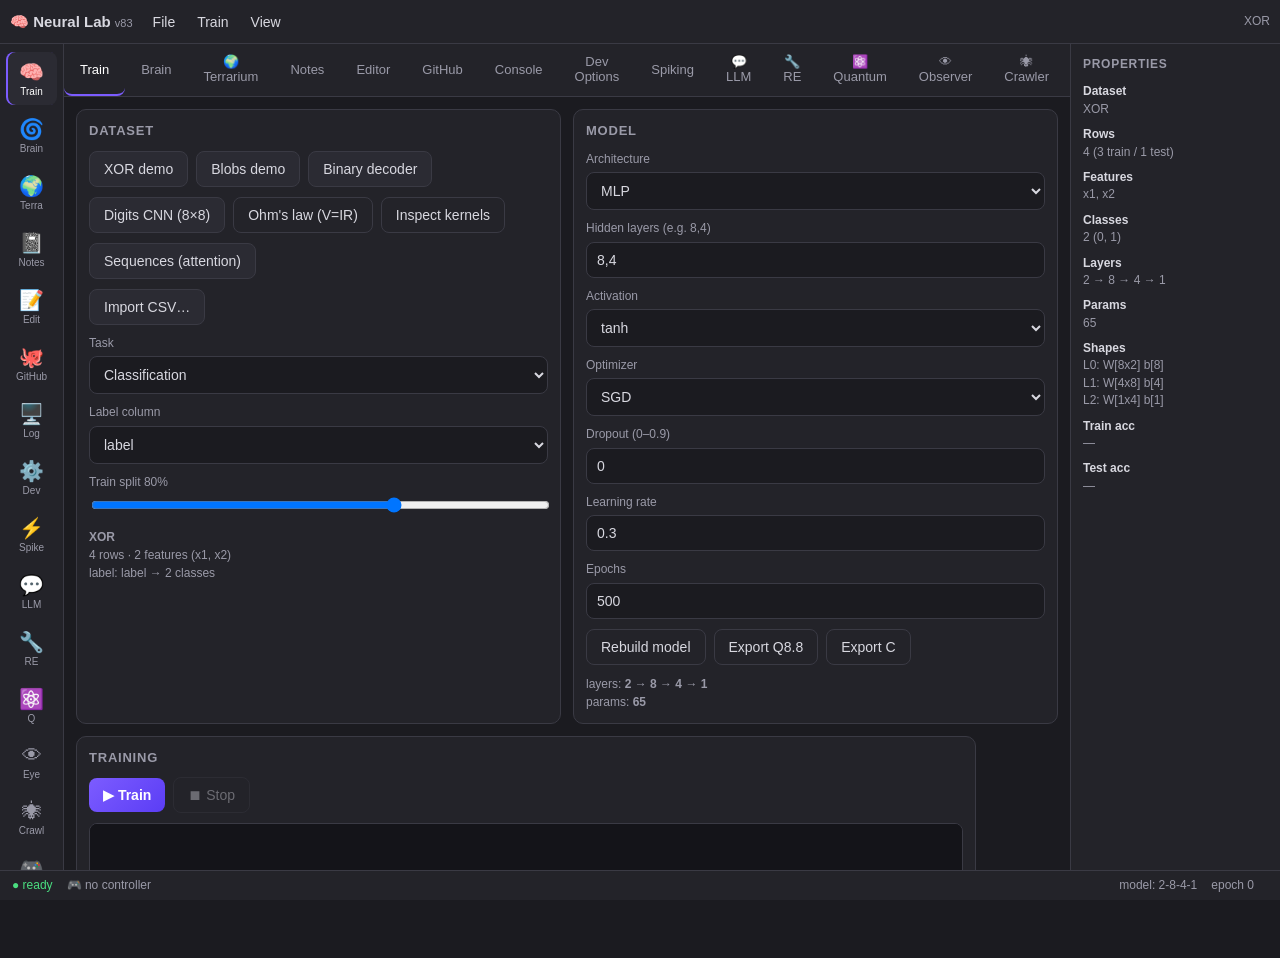
<file: www/index.html>
<!DOCTYPE html>
<html lang="en">
<head>
<meta charset="utf-8">
<meta name="viewport" content="width=device-width, initial-scale=1, maximum-scale=1, user-scalable=no">
<title>Neural Lab</title>
<link rel="stylesheet" href="styles.css">
</head>
<body>
<!-- ══ top menu bar ══ -->
<header id="menubar">
  <button id="hamburger" aria-label="Menu">☰</button>
  <div class="brand">🧠 Neural Lab <span class="ver" id="app-ver">v83</span></div>
  <nav class="menus">
    <div class="menu"><button class="menubtn" data-menu="file">File</button>
      <div class="dropdown" id="menu-file">
        <button data-act="demo-xor">Load demo: XOR</button>
        <button data-act="demo-blobs">Load demo: 2D blobs</button>
        <button data-act="import-csv">Import CSV…</button>
        <button data-act="save-model">Save model…</button>
        <button data-act="load-model">Load model…</button>
      </div>
    </div>
    <div class="menu"><button class="menubtn" data-menu="train">Train</button>
      <div class="dropdown" id="menu-train">
        <button data-act="start-train">Start training (Ctrl+Enter)</button>
        <button data-act="stop-train">Stop</button>
        <button data-act="reset-model">Reset weights</button>
      </div>
    </div>
    <div class="menu"><button class="menubtn" data-menu="view">View</button>
      <div class="dropdown" id="menu-view">
        <button data-act="goto-brain">Brain view</button>
        <button data-act="goto-notes">Notes vault</button>
        <button data-act="goto-dev">Developer options</button>
        <button data-act="clear-console">Clear console</button>
      </div>
    </div>
  </nav>
  <div class="menuspacer"></div>
  <div class="netstate" id="netstate">no model</div>
  <button id="props-toggle" aria-label="Properties">ⓘ</button>
</header>

<div id="main">
  <!-- ══ left tool rail ══ -->
  <aside id="toolrail">
    <button class="tool active" data-tab="train" title="Train">🧠<span>Train</span></button>
    <button class="tool" data-tab="brain" title="Brain">🌀<span>Brain</span></button>
    <button class="tool" data-tab="terrarium" title="Terrarium">🌍<span>Terra</span></button>
    <button class="tool" data-tab="notes" title="Notes">📓<span>Notes</span></button>
    <button class="tool" data-tab="editor" title="Editor">📝<span>Edit</span></button>
    <button class="tool" data-tab="github" title="GitHub">🐙<span>GitHub</span></button>
    <button class="tool" data-tab="console" title="Console">🖥️<span>Log</span></button>
    <button class="tool" data-tab="dev" title="Developer options">⚙️<span>Dev</span></button>
    <button class="tool" data-tab="spiking" title="Spiking">⚡<span>Spike</span></button>
    <button class="tool" data-tab="llm" title="LLM lab">💬<span>LLM</span></button>
    <button class="tool" data-tab="re" title="ReverseLab">🔧<span>RE</span></button>
    <button class="tool" data-tab="q" title="QuantumVM">⚛️<span>Q</span></button>
    <button class="tool" data-tab="observer" title="Observer">👁<span>Eye</span></button>
    <button class="tool" data-tab="crawler" title="Crawler">🕷<span>Crawl</span></button>
    <button class="tool" data-tab="gym" title="Gym">🎮<span>Gym</span></button>
    <button class="tool" data-tab="drive" title="Drive">💾<span>Drive</span></button>
  </aside>

  <!-- ══ center workspace ══ -->
  <section id="workspace">
    <div id="tabbar">
      <button class="tab active" data-tab="train">Train</button>
      <button class="tab" data-tab="brain">Brain</button>
      <button class="tab" data-tab="terrarium">🌍 Terrarium</button>
      <button class="tab" data-tab="notes">Notes</button>
      <button class="tab" data-tab="editor">Editor</button>
      <button class="tab" data-tab="github">GitHub</button>
      <button class="tab" data-tab="console">Console</button>
      <button class="tab" data-tab="dev">Dev Options</button>
      <button class="tab" data-tab="spiking">Spiking</button>
      <button class="tab" data-tab="llm">💬 LLM</button>
      <button class="tab" data-tab="re">🔧 RE</button>
      <button class="tab" data-tab="q">⚛️ Quantum</button>
      <button class="tab" data-tab="observer">👁 Observer</button>
      <button class="tab" data-tab="crawler">🕷 Crawler</button>
      <button class="tab" data-tab="gym">🎮 Gym</button>
      <button class="tab" data-tab="drive">💾 Drive</button>
    </div>

    <div id="panels">
      <!-- TRAIN -->
      <div class="panel active" id="panel-train">
        <div class="train-grid">
          <div class="card" id="dataset-card">
            <h3>Dataset</h3>
            <div class="row"><button id="btn-demo-xor">XOR demo</button><button id="btn-demo-blobs">Blobs demo</button><button id="btn-demo-decoder">Binary decoder</button></div>
            <div class="row"><button id="btn-demo-digits">Digits CNN (8×8)</button><button id="btn-demo-ohm" class="ghost">Ohm's law (V=IR)</button><button id="btn-inspect-kernels" class="ghost">Inspect kernels</button></div>
            <div class="row"><button id="btn-demo-attn">Sequences (attention)</button></div>
            <div class="row"><button id="btn-import-csv">Import CSV…</button>
              <input type="file" id="csv-file" accept="*/*" style="display:none"></div>
            <div class="field"><label>Task</label><select id="task-sel"><option value="classification">Classification</option><option value="regression">Regression</option></select></div>
            <div class="field"><label>Label column</label><select id="label-col"></select></div>
            <div class="field"><label>Train split <span id="split-val">80%</span></label>
              <input type="range" id="split" min="50" max="95" value="80"></div>
            <div class="dsinfo" id="dsinfo">No dataset loaded.</div>
          </div>
          <div class="card" id="model-card">
            <h3>Model</h3>
            <div class="field"><label>Architecture</label><select id="arch-sel"><option value="mlp">MLP</option><option value="transformer">Transformer (attention)</option></select></div>
            <div class="field" id="dmodel-field" style="display:none"><label>d_model (attention width)</label><select id="dmodel"><option value="8">8</option><option value="16" selected>16</option></select></div>
            <div class="field"><label>Hidden layers (e.g. 8,4)</label><input id="hidden" type="text" value="8,4"></div>
            <div class="field"><label>Activation</label><select id="activation"><option value="tanh">tanh</option><option value="relu">relu</option></select></div>
            <div class="field"><label>Optimizer</label><select id="optimizer"><option value="sgd">SGD</option><option value="adam">Adam</option></select></div>
            <div class="field"><label>Dropout (0–0.9)</label><input id="dropout" type="number" step="0.05" min="0" max="0.9" value="0"></div>
            <div class="field"><label>Learning rate</label><input id="lr" type="number" step="0.01" min="0.001" max="2" value="0.3"></div>
            <div class="field"><label>Epochs</label><input id="epochs" type="number" min="1" max="50000" value="500"></div>
            <div class="row"><button id="btn-build" class="ghost">Rebuild model</button><button id="btn-export-q88" class="ghost">Export Q8.8</button><button id="btn-export-c" class="ghost">Export C</button></div>
            <div class="dsinfo" id="modelinfo">—</div>
          </div>
          <div class="card wide" id="train-card">
            <h3>Training</h3>
            <div class="row">
              <button id="btn-train" class="primary">▶ Train</button>
              <button id="btn-stop" class="ghost" disabled>⏹ Stop</button>
            </div>
            <canvas id="loss-curve" width="600" height="220"></canvas>
            <div class="metrics">
              <div>epoch <b id="m-epoch">0</b></div>
              <div>loss <b id="m-loss">—</b></div>
              <div><span id="m-tracc-lab">train acc</span> <b id="m-tracc">—</b></div>
              <div><span id="m-teacc-lab">test acc</span> <b id="m-teacc">—</b></div>
            </div>
          </div>
          <div class="card wide" id="predict-card">
            <h3>Predict</h3>
            <div class="row" id="predict-inputs"></div>
            <div class="row"><button id="btn-predict" class="ghost">Predict</button>
              <div class="predout" id="predout">—</div></div>
          </div>
          <div class="card wide" id="edge-card">
            <h3>Edge AI (Zephyr branch)</h3>
            <div class="row"><label>Target <select id="edge-target">
              <option value="m4">Cortex-M4 @ 64 MHz</option>
              <option value="esp32">ESP32 @ 240 MHz</option>
              <option value="riscv">RISC-V @ 160 MHz</option>
            </select></label></div>
            <div class="row">
              <button id="btn-edge-profile" class="ghost">Profile inference</button>
              <button id="btn-edge-ota" class="ghost">OTA update</button>
              <button id="btn-edge-stream" class="ghost">Load stream demo</button>
            </div>
          </div>
        </div>
      </div>

      <!-- BRAIN -->
      <div class="panel" id="panel-brain">
        <div class="card wide">
          <h3>🌀 Brain — live network view</h3>
          <div class="brain-ctrl">
            <button id="brain-mode" class="ghost">📊 Computation Graph</button>
            <button id="brain-play" class="ghost">⏸ Pause</button>
            <span class="mini">spin <input type="range" id="brain-speed" min="0" max="200" value="60"></span>
            <label class="mini"><input type="checkbox" id="brain-labels" checked> labels</label>
            <label class="mini"><input type="checkbox" id="brain-edges" checked> edges</label>
          </div>
          <div class="brain-ctrl">
            <button id="brain-prev" class="ghost">◀</button>
            <select id="brain-sample"></select>
            <button id="brain-next" class="ghost">▶</button>
          </div>
          <canvas id="brain-canvas" width="700" height="460"></canvas>
          <div id="brain-dag-wrap" hidden>
            <svg id="brain-dag" style="width:100%;height:420px;max-height:62vh;background:#0d0d12;border:1px solid var(--line);border-radius:8px;touch-action:none" role="img" aria-label="autograd computation graph"></svg>
            <div class="brain-ctrl" style="margin-top:10px">
              <button id="dag-play" class="ghost">▶ Backprop</button>
              <button id="dag-zin" class="ghost">＋</button>
              <button id="dag-zout" class="ghost">－</button>
              <button id="dag-zreset" class="ghost">⟲ Reset view</button>
            </div>
            <div class="dsinfo" id="dag-cap">Computation graph of the current nanograd tape.</div>
          </div>
          <div id="brain-attn-wrap" hidden>
            <div class="brain-ctrl">
              <label class="mini">sequence <input id="attn-seq" type="text" maxlength="8" value="ABC" style="width:104px;text-transform:uppercase" aria-label="attention sequence"></label>
              <button id="attn-apply" class="ghost">Apply</button>
            </div>
            <div class="attn-scroll"><canvas id="brain-attn" role="img" aria-label="causal attention heatmap"></canvas></div>
            <div class="dsinfo" id="attn-cap">—</div>
            <div class="dsinfo" id="attn-read">tap a cell to inspect its query–key score and weight distribution</div>
          </div>
          <div class="dsinfo" id="brain-info">Build a model on the Train tab, then watch it think. Tap a node to inspect it.</div>
        </div>
      </div>


      <!-- TERRARIUM (v67: Dish rebuilt as an observatory — one bot, full trinity brain) -->
      <div class="panel" id="panel-terrarium">
        <div class="card wide" style="padding:8px">
          <h3>🌍 Terrarium — the observatory</h3>
          <div class="dsinfo" id="ter-dsinfo">One bot carrying the <b>full trinity brain</b>. No orders, no curriculum — it forms its own goals, judges its own runs, seals its failures as ghosts, and grows toward this phone's ceiling. The Brain view lives here now: tap 🧠 Nodes.</div>
          <div id="ter-stage">
            <div id="ter-brain-overlay" hidden>
              <canvas id="ter-brain-canvas"></canvas>
              <button id="ter-brain-close" class="ghost">✕</button>
              <div id="ter-brain-cap" class="dsinfo">—</div>
            </div>
            <div id="ter-chip">🎮 pad: L-stick pan · R-stick orbit · A focus · B brain · X thoughts · Y mod</div>
          </div>
          <div class="ter-budget"><div id="ter-budget-bar"></div></div>
          <div id="ter-hud" class="dsinfo">probing this host…</div>
          <div class="row ter-btns">
            <button id="ter-pause" class="ghost">⏸ Pause</button>
            <button id="ter-speed" class="ghost">⏩ 1×</button>
            <button id="ter-follow" class="ghost">📷 Follow</button>
            <button id="ter-btn-brain" class="ghost">🧠 Nodes</button>
            <button id="ter-btn-thoughts" class="ghost">💭 Thoughts</button>
            <button id="ter-btn-inst" class="ghost">📊 Instruments</button>
            <button id="ter-btn-mod" class="ghost">🧩 Mod</button>
            <button id="ter-btn-demo" class="ghost">⛶ Full screen</button>
          </div>
        </div>
        <div class="card wide" id="ter-panel-thoughts" hidden>
          <h3>💭 The bot, live <button id="ter-thoughts-close" class="ghost ter-x">✕</button></h3>
          <div id="ter-thoughts-body" class="dsinfo">—</div>
        </div>
        <div class="card wide" id="ter-panel-inst" hidden>
          <h3>📊 Instruments — lifecycle events <button id="ter-inst-close" class="ghost ter-x">✕</button></h3>
          <div class="dsinfo">Ghost seals carry the checksum of the whole failed run. Appeals, molecules, black-hole gravity and auto-expansion all land here as they happen.</div>
          <div class="row" id="ter-inst-tabs">
            <button class="ghost ter-inst-tab" data-tab="events" style="min-height:48px">📜 Events</button>
            <button class="ghost ter-inst-tab" data-tab="seals" style="min-height:48px">👻 Seals</button>
            <button class="ghost ter-inst-tab" data-tab="molecules" style="min-height:48px">🧬 Molecules</button>
            <button class="ghost ter-inst-tab" data-tab="gravity" style="min-height:48px">🕳 Gravity</button>
          </div>
          <div class="row" style="margin-top:6px">
            <button id="ter-judge-review" class="ghost" style="min-height:48px">⚖ Judge's Review — ask about my ghosts</button>
          </div>
          <div id="ter-judge-review-out" class="ter-events" hidden></div>
          <div id="ter-events" class="ter-events"></div>
          <div id="ter-inst-seals" class="ter-events" hidden></div>
          <div id="ter-inst-molecules" class="ter-events" hidden></div>
          <div id="ter-inst-gravity" class="ter-events" hidden></div>
        </div>
        <div class="card wide" id="ter-panel-mod" hidden>
          <h3>🧩 Mod menu — add things to the world <button id="ter-mod-close" class="ghost ter-x">✕</button></h3>
          <div class="dsinfo" id="ter-mod-hint">Pick a kind, then tap the ground to place it.</div>
          <div id="ter-mod-kinds" class="ter-kinds"></div>
          <div id="ter-mod-list"></div>
          <div class="row"><button id="ter-reset-layout" class="ghost" style="min-height:48px">↺ Reset layout to default world</button></div>
        </div>
      </div>

      <!-- NOTES -->
      <div class="panel" id="panel-notes">
        <div class="card wide">
          <h3>📓 Notes — vault</h3>
          <div class="row">
            <select id="vault-sel" style="flex:1;min-width:140px"></select>
            <button id="btn-vault-new" class="ghost">+ Vault</button>
            <button id="btn-vault-del" class="ghost">🗑</button>
          </div>
          <div class="notes-grid">
            <div class="notes-side">
              <div class="row"><button id="btn-note-new" class="primary" style="flex:1">+ Note</button></div>
              <div class="row"><input type="text" id="note-search" placeholder="filter notes…"></div>
              <ul id="note-list"></ul>
              <h4 class="tags-h">Tags</h4>
              <div id="tag-pane"></div>
            </div>
            <div class="notes-main">
              <div class="row">
                <div class="seg" id="notes-viewseg">
                  <button data-nv="edit" class="active">Edit</button>
                  <button data-nv="preview">Preview</button>
                  <button data-nv="graph">Graph</button>
                </div>
                <span class="flexsp"></span>
                <button id="btn-note-del" class="ghost">🗑</button>
              </div>
              <div id="notes-editview">
                <input type="text" id="note-title" placeholder="Note title">
                <textarea id="note-body" placeholder="# hello&#10;&#10;Link to [[another note]] and tag it #idea"></textarea>
              </div>
              <div id="notes-preview" class="md-preview" hidden></div>
              <div id="notes-graphview" hidden>
                <div class="brain-ctrl">
                  <button id="ngraph-play" class="ghost">⏸ Pause</button>
                  <span class="mini">spin <input type="range" id="ngraph-speed" min="0" max="200" value="50"></span>
                </div>
                <canvas id="ngraph-canvas"></canvas>
                <div class="dsinfo">Tap a dot to open that note. Bigger dots have more links.</div>
              </div>
            </div>
          </div>
        </div>
      </div>

      <!-- EDITOR -->
      <div class="panel" id="panel-editor">
        <div class="ed-grid">
          <div class="card" id="filelist-card">
            <h3>Files</h3>
            <div class="row"><button id="btn-new-file" class="ghost">+ New</button>
              <button id="btn-open-file" class="ghost">Open…</button>
              <input type="file" id="open-file" style="display:none"></div>
            <ul id="filelist"></ul>
          </div>
          <div class="card ed-main">
            <div class="ed-head"><h3 id="ed-title">untitled.js</h3>
              <div class="row"><button id="btn-ed-run" class="primary">▶ Run</button><button id="btn-ed-save" class="ghost">Save (Ctrl+S)</button></div></div>
            <div class="ed-wrap">
              <pre id="ed-hl" aria-hidden="true"><code id="ed-hl-code"></code></pre>
              <textarea id="ed-text" spellcheck="false" placeholder="// write code here"></textarea>
            </div>
          </div>
        </div>
      </div>

      <!-- GITHUB -->
      <div class="panel" id="panel-github">
        <div class="card wide">
          <h3>GitHub — public repos</h3>
          <div class="row">
            <input id="gh-repo" type="text" placeholder="user/repo  e.g. torvalds/linux" style="flex:1">
            <button id="btn-gh-list" class="primary">List files</button>
          </div>
          <div class="gh-path" id="gh-path"></div>
          <ul id="gh-list" class="ghlist"></ul>
          <div class="dsinfo">Needs internet. Public repositories only — no login, no private repos in v1.</div>
        </div>
      </div>

      <!-- CONSOLE -->
      <div class="panel" id="panel-console">
        <div class="card wide fill">
          <h3>Console</h3>
          <div id="console-out" class="console-out"></div>
          <div class="row"><input id="edge-cmd" placeholder="edge shell — try: help" style="flex:1"><button id="btn-edge-run" class="ghost">Run</button></div>
          <div class="row"><button id="btn-clear-console" class="ghost">Clear</button></div>
        </div>
      </div>

      <!-- DEV OPTIONS -->
      <div class="panel" id="panel-dev">
        <div class="card wide">
          <h3>Developer options</h3>
          <label class="toggle"><input type="checkbox" id="dev-verbose"><span>Verbose console logging <em>— logs every N epochs + data stats while training</em></span></label>
          <label class="toggle"><input type="checkbox" id="dev-fps"><span>FPS overlay <em>— live frame-rate counter in the corner</em></span></label>
          <label class="toggle"><input type="checkbox" id="dev-smooth" checked><span>Loss-curve smoothing <em>— 10-epoch moving average on the plot</em></span></label>
          <label class="toggle"><input type="checkbox" id="dev-shapes" checked><span>Show tensor shapes <em>— prints layer weight/bias dimensions on build &amp; train</em></span></label>
          <label class="toggle"><input type="checkbox" id="dev-confirm"><span>Confirm before reset <em>— asks before weights are re-initialized</em></span></label>
          <div class="dsinfo">These take effect immediately and are remembered.</div>
        </div>
        <div class="card wide">
          <h3>Meta API — Ghost judge (hackathon)</h3>
          <div class="dsinfo">Optional. Paste your Meta Model API key here, on this phone only. It stays in this app's on-device storage and is sent only to the Meta Model API when a run is condemned — one short judgment call per sealed ghost. Without a key, ghosts seal locally as before. The key is never shown back.</div>
          <div class="row"><input id="dev-meta-key" type="password" placeholder="Meta API key — paste here" style="flex:1" autocomplete="off" autocapitalize="off" spellcheck="false"><button id="btn-meta-key-save" class="primary">Save</button><button id="btn-meta-key-clear" class="ghost">Clear</button></div>
          <div id="dev-meta-key-status" class="dim" style="margin:6px 0"></div>
        </div>
        <div class="card wide" id="qrbridge-card">
          <h3>📷 QR Bridge — optical air-gap patch transfer</h3>
          <div class="dsinfo">Receive code or text from another screen (PC, library computer) through the camera — no accounts, no network, no cloud. <b>Nothing runs on scan.</b> Every patch is SHA-256-verified, previewed, and only applies when you tap Apply. Failed patches fall back to the previous version automatically.</div>
          <div class="row">
            <button id="btn-qr-scan" class="primary">📷 Scan patch</button>
          </div>
          <div id="qr-status" class="dim" style="margin:6px 0"></div>
          <div id="qr-preview-card" hidden>
            <div class="row" style="gap:8px;flex-wrap:wrap">
              <span class="dim">sha256 <span id="qr-hash" style="font-family:monospace"></span></span>
              <span id="qr-hash-ok"></span>
              <span class="dim">size <span id="qr-size"></span></span>
            </div>
            <pre id="qr-preview" class="dim" style="max-height:160px;overflow:auto;white-space:pre-wrap"></pre>
            <div class="field"><input id="qr-mod-name" placeholder="module name (for JS apply)" style="width:100%"></div>
            <div class="row">
              <button id="btn-qr-apply-js" class="primary">Apply as JS module</button>
            </div>
            <div class="field"><input id="qr-txt-name" placeholder="filename (for text save)" style="width:100%"></div>
            <div class="row">
              <button id="btn-qr-save-txt" class="ghost">Save as text file</button>
              <button id="btn-qr-to-brainfood" class="ghost" hidden>🧠 Append to brain-food.txt</button>
              <button id="btn-qr-discard" class="ghost">Discard</button>
            </div>
          </div>
          <div id="qr-result" class="dim" style="margin:6px 0"></div>
          <div class="dsinfo">stored modules: <span id="qr-mod-list">(none yet)</span></div>
        </div>
      </div>

      <!-- SPIKING (embedded Python + Nengo) -->
      <div class="panel" id="panel-spiking">
        <div class="card wide">
          <div class="ed-head"><h3>⚡ Spiking — Python + Nengo</h3></div>
          <div class="dsinfo" id="spike-pyinfo">Python: checking…</div>
          <div class="spike-open" id="btn-spike-open" role="button" title="Open the full-screen Python editor">
            <span class="spike-open-title">📝 Python editor — tap to open</span>
            <pre class="spike-preview" id="spike-preview"># write Python here — numpy + nengo available</pre>
            <span class="spike-open-hint">Opens as its own full-screen window</span>
          </div>
          <div class="row">
            <button id="btn-spike-run" class="primary">▶ Run Python</button>
            <select id="spike-preset" style="flex:1;min-width:140px" aria-label="Python preset">
              <option value="nengo">Nengo demo: 100 LIF neurons</option>
              <option value="quant">TinyML: int8 quantization</option>
              <option value="event">Neuromorphic: event-driven detector</option>
              <option value="sched">FreeRTOS: cooperative scheduler</option>
              <option value="dvsloop">Closed-loop: DVS &#8594; PWM/UART</option>
              <option value="stdp">Plasticity: STDP edge detector</option>
              <option value="hh">Biophysics: Hodgkin-Huxley neuron</option>
              <option value="deep">Deep learning: NumPy MLP with Adam</option>
              <option value="jeffress">Sound: Jeffress delay-line localization</option>
              <option value="izhi">Cortex: Izhikevich neuron zoo</option>
              <option value="nef">NEF: Nengo spiking arithmetic</option>
              <option value="nano">Autograd: nanograd tape parity check</option>
              <option value="attn13">Transformer: NumPy causal attention</option>
              <option value="arm14">ReverseLab: ARM dataset + disasm parity</option>
              <option value="q15">QuantumVM: Bell parity</option>
              <option value="evo16">Quantum Nexus Core: Ahkeem's self-modifying AI</option>
            </select>
            <button id="btn-spike-demo" class="ghost">Load preset</button>
            <button id="btn-spike-clear" class="ghost">Clear output</button>
          </div>
        </div>
        <div class="card wide">
          <h3>Output</h3>
          <div id="spike-out" class="console-out"></div>
        </div>
      </div>

      <!-- LLM LAB (lite, fully offline — text plumbing only, no model runs) -->
      <div class="panel" id="panel-llm">
        <div class="card wide" id="llm-tok-card">
          <h3>💬 Tokenizer playground</h3>
          <div class="dsinfo">This is how a language model "sees" text: chopped into word + punctuation tokens, each mapped to an id by first appearance. Type below and tokenize — no model runs here, just the chunking.</div>
          <div class="field"><textarea id="llm-tok-in" rows="3" placeholder="type something to tokenize…"></textarea></div>
          <div class="row"><button id="btn-llm-tok" class="primary">Tokenize</button></div>
          <pre id="llm-tok-out" class="dim">type something above, then hit Tokenize.</pre>
        </div>
        <div class="card wide" id="llm-fmt-card">
          <h3>Chat template</h3>
          <div class="dsinfo">Instruction-tuned models learn their manners from templates like this — role markers that say who is speaking.</div>
          <div class="field"><label>system</label><textarea id="llm-sys" rows="2">You are a helpful assistant.</textarea></div>
          <div class="field"><label>user</label><textarea id="llm-user" rows="2">What is a neuron?</textarea></div>
          <div class="field"><label>assistant</label><textarea id="llm-asst" rows="2">A neuron is a tiny unit that takes inputs, weights them, and fires an output — the building block of neural networks.</textarea></div>
          <div class="row"><button id="btn-llm-fmt" class="primary">Format</button></div>
          <pre id="llm-fmt-out" class="dim">hit Format to see the template.</pre>
        </div>
        <div class="card wide" id="llm-gen-card">
          <h3>Synthetic data pipeline</h3>
          <div class="dsinfo">Instruction tuning needs thousands of instruction→response pairs. This pipeline generates candidates from templates, runs them through quality filters, and saves the survivors — the same idea as real synthetic-data curation, fully offline.</div>
          <div class="row">
            <label class="mini">seed <input id="llm-seed" type="number" value="7" style="width:90px"></label>
            <button id="btn-llm-gen" class="primary">Generate 24 pairs</button>
            <button id="btn-llm-save" class="ghost">Save dataset</button>
          </div>
          <pre id="llm-gen-out" class="dim">no pairs generated yet.</pre>
        </div>
        <div class="card wide" id="llm-dpo-card">
          <h3>DPO preference rating</h3>
          <div class="dsinfo">Direct Preference Optimization learns from human taste: pick the answer you prefer and the model gets steered toward winners like it. Your votes stay on this device.</div>
          <div id="llm-dpo-prompt" class="dim">open this tab to load the first pair.</div>
          <div class="row">
            <button id="btn-dpo-a">Prefer A</button>
            <button id="btn-dpo-b">Prefer B</button>
            <button id="btn-dpo-new" class="ghost">New pair</button>
          </div>
          <div id="llm-dpo-stats" class="dim">no votes yet.</div>
        </div>
        <div class="card wide" id="llm-tongue-card">
          <h3>🗣️ First Tongue</h3>
          <div class="dsinfo">Your Colab-trained character model, running fully offline on this device. Give it a seed line, set the temperature, let it speak.</div>
          <div class="field"><label>seed line</label><textarea id="tongue-seed" rows="2" placeholder="a line to start from…"></textarea></div>
          <div class="row">
            <label class="mini">temperature <input id="tongue-temp" type="range" min="0.1" max="1.2" step="0.05" value="0.4" style="width:120px"> <span id="tongue-temp-val">0.40</span></label>
            <label class="mini">chars <input id="tongue-n" type="number" value="300" style="width:70px"></label>
            <button id="btn-tongue" class="primary">Speak</button>
            <button id="btn-tongue-wack" title="That run was wack — the whole run (seed + output) is sealed as a ghost, not deleted">That was wack</button>
            <span id="tongue-status" class="dim"></span>
          </div>
          <pre id="tongue-out" class="dim" style="white-space:pre-wrap">the tongue is still asleep — hit Speak to wake it.</pre>
          <div class="dim" id="tongue-trinity-status" style="margin-top:6px">trinity: no molecules live · no ghosts · gravity empty</div>
        </div>
        <div class="card wide" id="llm-thought-card">
          <h3>💭 Free Thought</h3>
          <div class="dsinfo">The tongue thinks its own thoughts — no seed needed. Each cycle is think-then-speak: a dim inner thought, then a spoken answer built from it. Every 4th cycle it wonders — asks itself a why/what-if/how and answers. The AI judges its own mains: a degenerate cycle seals the whole run as a ghost — never deleted. Ghosts that fail their second chance break into molecules. Watch it steer itself.</div>
          <div class="row">
            <button id="btn-thought" class="primary">Start thinking</button>
            <span id="thought-status" class="dim"></span>
          </div>
          <div id="thought-log" style="max-height:320px;overflow-y:auto;margin-top:8px"></div>
        </div>
        <div class="card wide" id="llm-ghost-card">
          <h3>👻 Ghost Archive</h3>
          <div class="dsinfo">Whole failed runs, checksum-sealed — never lone outputs. Sealed by the AI's own judgment (auto) or condemned by you. Recover one for a second chance: condemn it again and the ghost breaks into molecules, recycled as steering.</div>
          <div id="tongue-ghost-archive" style="max-height:260px;overflow-y:auto;margin-top:8px"><span class="dim">no ghosts sealed yet.</span></div>
        </div>
        <div class="card wide" id="llm-feeder-card">
          <h3>🧠 Brain Feeder</h3>
          <div class="dsinfo">Teach the next brain new things. Paste a page URL — I'll pull its clean text and save it into <b>brain-food.txt</b>. Or paste text directly (e.g. from Gemini). Upload that file to your Drive's top level and the next Colab training run studies it alongside the movies.</div>
          <div class="field"><label>page URL</label><input id="feed-url" type="text" placeholder="https://en.wikipedia.org/wiki/…"></div>
          <div class="row">
            <button id="btn-feed" class="primary">Fetch &amp; clean</button>
            <button id="btn-feed-save" class="ghost" disabled>Save to brain-food.txt</button>
            <span id="feed-status" class="dim"></span>
          </div>
          <div class="field"><label>or paste text</label><textarea id="feed-paste" rows="4" placeholder="Paste Gemini's text here…"></textarea></div>
          <div class="row">
            <button id="btn-feed-paste" class="ghost">Use pasted text</button>
          </div>
          <pre id="feed-preview" class="dim" style="white-space:pre-wrap; max-height:180px; overflow:auto"></pre>
        </div>
      </div>

      <!-- REVERSEL AB -->
      <div class="panel" id="panel-re">
        <div class="card wide">
          <h3>🔧 ReverseLab — ARM7TDMI disassembler</h3>
          <div class="dsinfo">The CPU in the Game Boy Advance. Paste raw hex (or tap the demo) and get a real disassembly — addresses, bytes, mnemonics — plus the control-flow graph below.</div>
          <div class="row">
            <div class="seg" id="re-modeseg">
              <button data-rmode="arm" class="active">ARM 32-bit</button>
              <button data-rmode="thumb">Thumb 16-bit</button>
            </div>
            <div class="field" style="min-width:130px"><label>Base address</label>
              <input id="re-base" type="text" value="08000000" style="font-family:monospace"></div>
          </div>
          <div class="field"><label>Hex bytes</label>
            <textarea id="re-hex" rows="3" style="font-family:monospace" placeholder="E3A00001 E0812000 E3510005 …"></textarea></div>
          <div class="row">
            <button id="btn-re-disasm" class="primary">Disassemble</button>
            <button id="btn-re-demo" class="ghost">Load function demo</button>
          </div>
          <div id="re-listing" class="console-out" style="max-height:260px"></div>
        </div>
        <div class="card wide">
          <h3>Control-flow graph</h3>
          <canvas id="re-cfg" style="width:100%;height:280px"></canvas>
          <div class="dsinfo" id="re-cfginfo">Disassemble something with branches to see its graph. Tap a block to inspect its instructions.</div>
        </div>
        <div class="card wide">
          <h3>🤖 Teach the AI to reverse engineer</h3>
          <div class="dsinfo">Real RE tools learn instruction shapes from data. Two demos:</div>
          <div class="row">
            <button id="btn-re-train" class="primary">📊 Train instruction classifier</button>
            <button id="btn-re-bound" class="ghost">🎯 Function-boundary demo</button>
          </div>
          <div class="dsinfo">The classifier trains on 2000 synthetic ARM words (5 classes) in the Train tab — watch the accuracy. The boundary demo plants real function prologues in a byte stream and scores a signature scan against ground truth, the way the pros bootstrap before ML takes over.</div>
        </div>
      </div>

      <!-- QUANTUMVM -->
      <div class="panel" id="panel-q">
        <div class="row" style="margin-bottom:10px">
          <button id="btn-qmode-vm" class="primary" style="flex:1">⚛️ QuantumVM</button>
          <button id="btn-qmode-nexus" style="flex:1">🌀 Nexus Core</button>
        </div>
        <div id="qvm-view">
        <div class="card wide">
          <h3>⚛️ QuantumVM — a virtual quantum computer</h3>
          <div class="dsinfo">A <b>classical simulation</b> of quantum mechanics running on your phone's CPU — not quantum hardware, but the real math: state vectors, superposition, entanglement, measurement collapse. Qubit cap is 8 (256 amplitudes) because every qubit doubles the numbers — the 2<sup>N</sup> cost, made visible.</div>
          <div class="row">
            <div class="field" style="min-width:110px"><label>Qubits (1–8)</label>
              <select id="q-qubits">
                <option>1</option><option selected>2</option><option>3</option><option>4</option>
                <option>5</option><option>6</option><option>7</option><option>8</option>
              </select></div>
            <div class="field" style="flex:1;min-width:170px"><label>Circuit preset</label>
              <select id="q-preset">
                <option value="bell">Bell pair — two qubits, one fate</option>
                <option value="ghz3">GHZ-3 — three-way entanglement</option>
                <option value="coin">Superposition coin flip</option>
                <option value="teleport">🌀 Quantum teleportation walkthrough</option>
              </select></div>
          </div>
          <div class="field"><label>Quantum assembly — one gate per line (# comments ok)</label>
            <textarea id="q-src" rows="6" style="font-family:monospace" spellcheck="false" placeholder="H 0&#10;CNOT 0 1&#10;RX 0 pi/2&#10;MEASURE 0"></textarea></div>
          <div class="dsinfo" style="margin-bottom:8px">Gates: H X Y Z S T · RX/RY/RZ q θ · CNOT c t · CZ c t · SWAP a b · MEASURE q · RESET q — qubit 0 is the rightmost bit.</div>
          <div class="row">
            <button id="btn-q-run" class="primary">▶ Run</button>
            <button id="btn-q-step">Step ▸</button>
            <button id="btn-q-reset" class="ghost">Reset</button>
          </div>
          <div class="dsinfo" id="q-narrate"></div>
          <div class="dsinfo" id="q-cur" style="margin-top:6px"></div>
        </div>
        <div class="card wide">
          <h3>State inspector</h3>
          <div id="q-state" class="console-out" style="max-height:260px"></div>
        </div>
        <div class="card wide">
          <h3>Measurement — shots</h3>
          <div class="row">
            <button id="btn-q-shots" class="primary">🎲 Run shots</button>
            <div class="field" style="min-width:100px"><label>Shots</label>
              <input id="q-shots-n" type="number" value="1000" min="10" max="10000"></div>
          </div>
          <div id="q-hist"><div class="dsinfo">no shots yet</div></div>
        </div>
        <div class="card wide">
          <h3>Entanglement</h3>
          <div class="dsinfo">Purity is the honest indicator: 1.00 = not entangled, 0.50 = maximally entangled with the rest of the system. An entangled qubit has no state of its own — that's what the numbers are telling you.</div>
          <div id="q-ent" style="margin-top:6px"></div>
        </div>
        <div class="card wide">
          <h3>Bloch sphere</h3>
          <div class="row">
            <div class="field" style="min-width:110px"><label>Qubit</label><select id="q-bloch-q"></select></div>
          </div>
          <canvas id="q-bloch" style="width:100%;height:260px"></canvas>
          <div class="dsinfo" id="q-blochinfo"></div>
        </div>
        </div><!-- /#qvm-view -->
        <div id="nexus-view" style="display:none">
          <div class="card wide">
            <h3>🌀 Quantum Nexus Core</h3>
            <div class="dsinfo">Ahkeem's self-modifying AI architecture — named by him. A <b>classical simulation</b> on your phone's CPU: an ErrorLoop core that rewrites itself as it thinks, yes/no held as one qubit until it decides, frozen snapshots at every generation boundary, evolution that keeps the lowest error. This is the <b>visual twin of preset 16</b> (Spiking tab) — same math, watchable.</div>
          </div>
          <div class="card wide">
            <h3>Controls</h3>
            <div class="row">
              <button id="btn-nx-run" class="primary">▶ Run</button>
              <button id="btn-nx-pause">⏸ Pause</button>
              <button id="btn-nx-step">Step ▸</button>
              <button id="btn-nx-reset" class="ghost">Reset</button>
            </div>
            <div class="row" style="margin-top:8px">
              <div class="field" style="flex:1"><label>Speed <span id="nx-speed-val">6</span>×</label>
                <input id="nx-speed" type="range" min="1" max="20" value="6" style="width:100%"></div>
              <div class="field" style="min-width:110px"><label>Generations</label>
                <input id="nx-gens" type="number" value="8" min="1" max="20"></div>
            </div>
            <div class="row" style="margin-top:8px">
              <button id="btn-nx-lineage" class="primary" style="min-height:48px">🧬 Lineage ON</button>
              <div class="field" style="min-width:110px"><label>Decay ε</label>
                <input id="nx-eps" type="number" value="0.01" min="0.001" max="0.1" step="0.005"></div>
            </div>
            <div class="row" style="margin-top:8px">
              <div class="field" style="flex:1"><label>Stack depth (1–6)</label>
                <input id="nx-depth" type="number" value="3" min="1" max="6" style="min-height:48px"></div>
              <div class="field" style="flex:1"><label>Nonlinearity</label>
                <select id="nx-act" style="min-height:48px">
                  <option value="tanh" selected>tanh (safe default)</option>
                  <option value="relu">ReLU (volatile)</option>
                  <option value="sigmoid">sigmoid (slow)</option>
                </select></div>
            </div>
            <div class="dsinfo">v39 Deep Core — the loop is now a <b>stack</b>: layer 0 takes the input signal, each higher layer takes the fresh state of the layer below, with a differentiable nonlinearity between them. The decoder error tunes <b>every</b> layer. Depth 1 reproduces the exact reference behavior; depth 3 is the new default.</div>
            <div class="row" style="margin-top:8px">
              <button id="btn-nx-continue" class="primary" style="min-height:48px;flex:1">🧬 Continue lineage</button>
              <button id="btn-nx-exportchamp" class="ghost" style="min-height:48px">⤓ champion JSON</button>
            </div>
            <div class="row" style="margin-top:8px">
              <button id="btn-nx-exportjarvis" class="primary" style="min-height:48px;flex:1">📦 Export for J.A.R.V.I.S.</button>
            </div>
            <div class="dsinfo" id="nx-jarvisinfo">One tap bundles everything — champions, ledger, ghosts, run history, shock + auto-pilot + spawn logs — into a single JSON file in Downloads. Share it into chat and J.A.R.V.I.S. sees what you see.</div>
            <div class="dsinfo" id="nx-champinfo">No saved champion yet — run the Core once and it will remember.</div>
            <div class="dsinfo">Lineage mode: when the error decay plateaus (ΔE &lt; ε), the exact decay point is captured, verified by the parent, and the child generation is <b>entangled</b> to it — seeded from the certified record, hash-linked in the ledger. <b>Continue lineage</b> resumes evolution from the saved champion instead of starting over — the Core now remembers.</div>
            <div class="dsinfo" id="nx-status">Tap ▶ Run — generation 0 starts thinking.</div>
          </div>
          <div class="card wide">
            <h3>∞ Eternal Core</h3>
            <div class="dsinfo">The Core evolves <b>itself</b>, in chunks, forever — no generation cap. Each cycle runs a few generations, saves the champion (<b>kill-safe</b>: a dead phone loses nothing), then yields so ⏹ <b>STOP</b> is always reachable. Background the app and it drops to <b>◐ LOW-POWER</b> — AI-only, 1 gen/cycle, no rendering, slowest cadence. Below 20% battery (not charging) it goes to the <b>deepest</b> low-power tier but <b>never stops on its own</b> — only your ⏹ STOP button ends it. If the phone dies mid-eternal, reopening the app <b>auto-resumes</b> from the last saved champion.</div>
            <div class="row">
              <button id="btn-nx-eternal" class="primary" style="min-height:48px;flex:1">∞ Start eternal</button>
              <button id="btn-nx-estop" class="ghost" style="min-height:48px;flex:1" disabled>⏹ STOP</button>
            </div>
            <div class="row" style="margin-top:8px">
              <div class="field" style="flex:1"><label>Gens / cycle</label>
                <input id="nx-chunk" type="number" value="4" min="1" max="16"></div>
              <div class="field" style="flex:1"><label>Low-power sleep (sec)</label>
                <input id="nx-lowsleep" type="number" value="30" min="5" max="300"></div>
            </div>
            <div class="row" style="margin-top:8px">
              <label class="dsinfo" style="display:flex;align-items:center;gap:8px;min-height:48px;margin:0">
                <input id="nx-eternal-resume" type="checkbox" checked style="width:44px;height:44px;flex:none">
                <span>Resume saved champion on start (uncheck = fresh from seed)</span>
              </label>
            </div>
            <div class="dsinfo" id="nx-eternalinfo">Eternal mode is OFF.</div>
            <div class="dsinfo" id="nx-eternstats"></div>
            <div class="dsinfo">🔋 For true background evolution: <b>Settings → Apps → Neural Lab → Battery → Unrestricted</b> — otherwise Android may freeze the app when it's backgrounded. Either way the champion auto-saves every cycle, so nothing is ever lost. This build runs eternal as a classical in-app loop (no native background service) — the ledger records every mode switch honestly.</div>
          </div>
          <div class="card wide">
            <h3>🛜 Nexus Mesh — opt-in distributed evolution</h3>
            <div class="dsinfo">Ahkeem's consent-based signal. <b>Nothing enters your Core unless you tap ACCEPT</b> — that gate is the whole point. Export your champion as a signed payload, move it to another device (Bluetooth / Nearby Share / Files → Downloads), and the other side <b>chooses</b> to accept it. On accept, your champion and the challenger fight identical validation episodes — the winner takes the Core — or cross-breed into a child of both. The swarm simulator below proves the gossip dynamics with virtual nodes before real devices touch it.</div>
            <h3 style="margin-top:10px">Champion exchange</h3>
            <div class="row">
              <div class="field" style="flex:1"><label>Device label (stamped on your payload)</label>
                <input id="nx-meshlabel" type="text" value="Ahkeem's A17" maxlength="64"></div>
            </div>
            <div class="row" style="margin-top:8px">
              <button id="btn-nx-meshexport" class="primary" style="min-height:48px;flex:1">⤴ Export mesh payload</button>
              <button id="btn-nx-meshimport" class="ghost" style="min-height:48px;flex:1">⤵ Import payload…</button>
              <input type="file" id="nx-meshfile" accept=".json,application/json" style="display:none">
            </div>
            <div id="nx-challenger" style="display:none;margin-top:8px"></div>
            <div class="dsinfo" id="nx-meshstatus">mesh ready — export a payload, or start the swarm below.</div>
            <h3 style="margin-top:10px">Swarm simulator</h3>
            <div class="dsinfo">Virtual nodes evolve the Core independently with different seeds, then gossip: champions migrate to weaker nodes, and the swarm's best error never rises. Each node runs eternal-style — no generation cap. Amber flashes are migrations.</div>
            <div class="row">
              <button id="btn-nx-meshstart" class="primary" style="min-height:48px">▶ Start swarm</button>
              <button id="btn-nx-meshstop" class="ghost" style="min-height:48px">⏹ Stop</button>
            </div>
            <div class="row" style="margin-top:8px">
              <div class="field" style="flex:1"><label>Nodes (2–8)</label>
                <input id="nx-meshcount" type="number" value="4" min="2" max="8"></div>
              <div class="field" style="flex:1"><label>Gossip every K gens</label>
                <input id="nx-meshgossip" type="number" value="4" min="1" max="20"></div>
            </div>
            <canvas id="nx-mesh" style="width:100%;height:220px"></canvas>
            <div id="nx-meshnodes" style="margin-top:8px"></div>
          </div>
          <div class="card wide">
            <h3>🕳 Event Horizon — black-hole neurons</h3>
            <div class="dsinfo">Ahkeem's information-paradox experiment — labeled honestly as a <b>paradox-inspired classical simulation</b>, not quantum gravity. The top layer's neurons <b>collide</b> through a learnable gravity matrix G and compress M→K toward the singularity; exterior partner neurons <b>never fall in</b> but stay correlated through an <b>entanglement-inspired link</b> (classical correlation modeled on entanglement — true entanglement needs quantum hardware). With the link ON the exterior whispers back and evolution must preserve the correlation — then watch how the black hole's <b>structure</b> changes. Compare ON vs OFF to see it.</div>
            <div class="row">
              <button id="btn-nx-horizon" class="ghost" style="min-height:48px;flex:1">🕳 Horizon OFF</button>
              <button id="btn-nx-hzent" class="primary" data-on="1" style="min-height:48px;flex:1;display:none">🔗 Entanglement-inspired link ON</button>
            </div>
            <div class="row" style="margin-top:8px">
              <div class="field" style="flex:1"><label>Infall neurons M</label>
                <input id="nx-hzm" type="number" value="6" min="2" max="6" style="min-height:48px"></div>
              <div class="field" style="flex:1"><label>Singularity outputs K</label>
                <input id="nx-hzk" type="number" value="2" min="1" max="5" style="min-height:48px"></div>
            </div>
            <div class="row" style="margin-top:8px">
              <button id="btn-nx-hzcompare" class="primary" style="min-height:48px;flex:1">⚖ Compare ON vs OFF</button>
            </div>
            <div class="dsinfo" id="nx-hzinfo">horizon OFF.</div>
            <canvas id="nx-horizon" style="width:100%;height:230px"></canvas>
            <div id="nx-hzcmp" style="margin-top:8px"></div>
          </div>
          <div class="card wide">
            <h3>👻 Ghost snapshots — pre-compression copies</h3>
            <div class="dsinfo">Ahkeem's workaround for no quantum entanglement: instead of spooky correlation, an <b>exact copy</b>. Before the horizon compresses an infalling neuron, the engine freezes its pre-compression state bit-for-bit — a ghost image, checksum-sealed (plain JSON, not .vmdk/.vhd — a disk-container format would wrap a few KB of state in overhead for zero benefit). One ghost per generation, mid-episode. Tap one to inspect it, re-ingest it into <b>layer 3</b> by hand, or switch on the feedback loop and let every generation's ghost teach the Core — damped, so the loop can't run away.</div>
            <div class="row">
              <button id="btn-nx-ghostfb" class="ghost" style="min-height:48px;flex:1">👻 Layer-3 feedback OFF</button>
            </div>
            <div class="row" style="margin-top:8px">
              <div class="field" style="flex:1"><label>Feedback damping gain (0–0.5)</label>
                <input id="nx-ghostgain" type="number" value="0.15" min="0" max="0.5" step="0.05" style="min-height:48px"></div>
            </div>
            <div id="nx-ghosts" style="margin-top:8px"></div>
            <div id="nx-ghostinfo" style="margin-top:8px"></div>
          </div>
          <div class="card wide">
            <h3>⚛ Antimatter — the ghost-built inner superloop</h3>
            <div class="dsinfo">Ahkeem's design, honestly labeled: a <b>classical simulation</b>, not quantum anything. Recover a ghost and the engine <b>crawls the local ghost archive</b> (similarity hops, ghost→ghost — no network, nothing leaves the phone) for relatives in the erased state, <b>stacks</b> them in a bounded recovery container, then rolls a <b>seeded stochastic spawn decision</b> (match → amplitude → p=|a|², same math as the qubit belief — stochastic, not quantum collapse). If it fires, a checksum-sealed <b>recipe</b> (JSON, never generated code — dynamic code execution is a security boundary) composes a small recurrent <b>inner superloop</b> from the ghost states. It reads every layer, updates only itself, and publishes its state where the Core can read it — <b>write-protection is enforced both ways</b>: neither side can rewrite the other's weights, only learn and copy.</div>
            <div class="row">
              <button id="btn-nx-am" class="ghost" style="min-height:48px;flex:1">⚛ Antimatter OFF</button>
              <button id="btn-nx-amspawn" class="primary" data-on="1" style="min-height:48px;flex:1">⚛ Auto-spawn ON</button>
            </div>
            <div class="row" style="margin-top:8px">
              <div class="field" style="flex:1"><label>Publish gain (0–0.3)</label>
                <input id="nx-amgain" type="number" value="0.1" min="0" max="0.3" step="0.05" style="min-height:48px"></div>
            </div>
            <div class="row" style="margin-top:8px">
              <button id="btn-nx-amrecover" class="primary" style="min-height:48px;flex:1">🕷 Recover selected ghost → crawl the archive</button>
            </div>
            <div class="row" style="margin-top:8px">
              <button id="btn-nx-amresid" class="primary" style="min-height:48px;flex:1">🧬 Residual publish ON</button>
              <button id="btn-nx-amsigninv" class="ghost" style="min-height:48px;flex:1">➖ Sign inversion OFF</button>
            </div>
            <div class="row" style="margin-top:8px">
              <button id="btn-nx-amzerosum" class="primary" style="min-height:48px;flex:1">🟰 Zero-sum pairing ON</button>
              <button id="btn-nx-amcompare" class="ghost" style="min-height:48px;flex:1">📊 Compare residual vs raw</button>
            </div>
            <div class="dsinfo" id="nx-amdiv">Zero-sum divergence meter: no live inner loop yet.</div>
            <div class="dsinfo" id="nx-amcompare"></div>
            <div class="dsinfo" id="nx-aminfo">No ghosts recovered yet — select a ghost above, then recover it.</div>
            <canvas id="nx-antimatter" style="width:100%;height:230px"></canvas>
            <h4 style="margin:10px 0 4px">🕷 Crawler activity</h4>
            <div id="nx-amcrawl" style="max-height:180px;overflow-y:auto"><div class="dsinfo">The crawler hops ghost→ghost along similarity edges. Its hops log here.</div></div>
            <h4 style="margin:10px 0 4px">📦 Recovery container</h4>
            <div id="nx-amcontainer"><div class="dsinfo">Recovered ghost states stack here (bounded replay bank — novelty eviction when full).</div></div>
            <h4 style="margin:10px 0 4px">🎲 Spawn log</h4>
            <div id="nx-amspawnlog" style="max-height:180px;overflow-y:auto"><div class="dsinfo">Every spawn decision is logged with its sampled probability.</div></div>
          </div>
          <div class="card wide">
            <h3>⇄ Inversion — bidirectional mode (encoding ↔ abduction)</h3>
            <div class="dsinfo"><b>Forward</b> (existing): Layer 1 takes the input, the signal climbs L1 → L2 → L3, and Layer 3 predicts. <b>Reverse</b> (new): the top-layer state is frozen into an <b>immutable ghost</b>, injected as the target condition, and the mismatch e₃ = v<sub>ghost</sub> − h₃ propagates <b>downward</b> through transpose weights (feedback alignment — approximate, honestly labeled). The reconstruction is read from <b>Layer 1</b>. Forward encodes, reverse decodes — this is the future <b>cipher-puzzle machinery</b> for the CTF Lab. Classical simulation throughout.</div>
            <div class="row">
              <button id="btn-nx-invert" class="primary" style="min-height:48px;flex:1">⇄ Invert now</button>
              <button id="btn-nx-invauto" class="ghost" style="min-height:48px;flex:1">Auto-invert on '>' OFF</button>
            </div>
            <div class="row" style="margin-top:8px">
              <div class="field" style="flex:1"><label>Reverse gain γ (0.05–1)</label>
                <input id="nx-invgamma" type="number" value="0.5" min="0.05" max="1" step="0.05" style="min-height:48px"></div>
            </div>
            <div class="dsinfo" id="nx-invdir">→ <b>forward</b> (encoding) — Layer 1 takes input, Layer 3 predicts.</div>
            <div class="dsinfo" id="nx-invinfo">No inversion run yet — tap ⇄ Invert now to freeze a ghost and roll the reverse pass.</div>
          </div>
          <div class="card wide">
            <h3>⚡ Shock Lab — out-of-distribution generalization</h3>
            <div class="dsinfo">Gemini's falsifiability experiment: a network can fake intelligence by memorizing the drifting signal. The Shock Lab holds out a <b>validation window</b> the training episodes never see, then hits the Core with a <b>seeded regime shock</b> — and measures whether ghost recovery adapts <b>faster</b> than the Core alone. Same seed both arms; the only difference is the feedback toggle. If the ON arm recovers in fewer generations, that's adaptation — not overfitting.</div>
            <div class="row">
              <div class="field" style="flex:1"><label>Shock type</label>
                <select id="nx-shocktype" style="min-height:48px">
                  <option value="noise" selected>Gaussian noise burst</option>
                  <option value="freq">Sudden frequency shift</option>
                  <option value="phase">Phase inversion</option>
                </select></div>
              <div class="field" style="flex:1"><label>Shock gens (after)</label>
                <input id="nx-shockafter" type="number" value="5" min="2" max="10" style="min-height:48px"></div>
            </div>
            <div class="row" style="margin-top:8px">
              <button id="btn-nx-shocktest" class="primary" style="min-height:48px;flex:1">⚡ Run shock experiment</button>
            </div>
            <div class="row" style="margin-top:8px">
              <label class="dsinfo" style="display:flex;align-items:center;gap:8px;min-height:48px;margin:0">
                <input id="nx-val" type="checkbox" style="width:44px;height:44px;flex:none">
                <span>Held-out validation window on normal runs (pristine, never trained on — used by multi-objective fitness)</span>
              </label>
            </div>
            <div id="nx-shockres" style="margin-top:8px"><div class="dsinfo">No shock test yet — the experiment runs both arms and reports generations-to-recover + the post-shock error integral.</div></div>
          </div>
          <div class="card wide">
            <h3>🎛 Gauntlet auto-pilot — the decay law as a switch</h3>
            <div class="dsinfo">Your power law (E ≈ 0.465·gen<sup>−0.43</sup>) isn't just an observation anymore — it's a <b>control trigger</b>. When the rolling error slope over K generations flattens below threshold, the Core manages its own lifecycle: <b>(a)</b> a mutation burst (exploration), <b>(b)</b> a horizon compression pass that mints ghosts from the most redundant units, <b>(c)</b> a lowered crawler spawn threshold so a new inner loop can be born. Every trigger is hash-logged in the ledger.</div>
            <div class="row">
              <button id="btn-nx-autopilot" class="ghost" style="min-height:48px;flex:1">🎛 Auto-pilot OFF</button>
            </div>
            <div class="row" style="margin-top:8px">
              <div class="field" style="flex:1"><label>Rolling window K</label>
                <input id="nx-apk" type="number" value="3" min="2" max="8" style="min-height:48px"></div>
              <div class="field" style="flex:1"><label>Slope threshold</label>
                <input id="nx-apthresh" type="number" value="0.005" min="0.001" max="0.05" step="0.001" style="min-height:48px"></div>
            </div>
            <div class="dsinfo" id="nx-apinfo">Auto-pilot OFF — slope monitor idle.</div>
            <h3 style="margin-top:10px">⚖ Multi-objective fitness</h3>
            <div class="dsinfo">Single-metric evolution breeds fragile cheaters. Selection now scores <b>F = w₁·(1−Error) + w₂·Fidelity − w₃·Complexity</b> — accuracy (validation error when the shock lab is armed), the entanglement-inspired link's fidelity, minus a complexity penalty (weight norms + layer saturation) that keeps the inner loops lean. The curve still plots raw error, honestly.</div>
            <div class="row">
              <button id="btn-nx-mo" class="ghost" style="min-height:48px;flex:1">⚖ Multi-objective OFF</button>
            </div>
            <div class="row" style="margin-top:8px">
              <div class="field" style="flex:1"><label>w₁ accuracy</label>
                <input id="nx-mow1" type="number" value="0.6" min="0" max="1" step="0.05" style="min-height:48px"></div>
              <div class="field" style="flex:1"><label>w₂ fidelity</label>
                <input id="nx-mow2" type="number" value="0.25" min="0" max="1" step="0.05" style="min-height:48px"></div>
              <div class="field" style="flex:1"><label>w₃ complexity</label>
                <input id="nx-mow3" type="number" value="0.15" min="0" max="1" step="0.05" style="min-height:48px"></div>
            </div>
            <div class="dsinfo" id="nx-finfo">Multi-objective OFF — selection is raw error (+ fidelity pressure when the link is on).</div>
            <h3 style="margin-top:10px">🛡 Numerical stability</h3>
            <div class="dsinfo">LayerNorm after every recurrent update and every ghost/antimatter state update, plus the inner loop's recurrent matrix bounded to spectral radius 0.9 — a <b>fading-memory reservoir</b> (echo-state principle), never an oscillating amplifier.</div>
            <div class="row">
              <button id="btn-nx-stab" class="ghost" style="min-height:48px;flex:1">🛡 Stability guard OFF</button>
            </div>
          </div>
          <div class="card wide">
            <h3>🔤 Char-RNN — the tiny language milestone</h3>
            <div class="dsinfo">Gemini's milestone, at your phone's scale: a <b>character-level</b> next-char model (~7K params — thousands, not millions). It trains on the text below — the Core's own story ships as the default; <b>paste your own notes or thesis</b> to teach it your voice. The lifecycle rides along: the <b>horizon compresses recurring activations</b> through a bottleneck, and the <b>crawler retrieves past contexts</b> as damped priors for rare tokens. Classical simulation, start to finish.</div>
            <div class="field"><label>Training text (paste your own, or keep the default)</label>
              <textarea id="nx-chartext" rows="6" style="width:100%;font-family:monospace"></textarea></div>
            <div class="row" style="margin-top:8px">
              <div class="field" style="flex:1"><label>Epochs</label>
                <input id="nx-charepochs" type="number" value="4" min="1" max="20" style="min-height:48px"></div>
              <div class="field" style="flex:1"><label>Learning rate</label>
                <input id="nx-charlr" type="number" value="0.05" min="0.005" max="0.5" step="0.005" style="min-height:48px"></div>
            </div>
            <div class="row" style="margin-top:8px">
              <div class="field" style="flex:1"><label>Training mode</label>
                <select id="nx-charmode" style="min-height:48px">
                  <option value="next" selected>Next-token (causal)</option>
                  <option value="masked">Masked (BERT-style, via inversion)</option>
                </select></div>
              <div class="field" style="flex:1"><label>Mask rate (0.05–0.4)</label>
                <input id="nx-charmaskrate" type="number" value="0.15" min="0.05" max="0.4" step="0.05" style="min-height:48px"></div>
            </div>
            <div class="dsinfo">v45 Masked mode: ~15% of chars are replaced by a learned [MASK] (seeded — same seed, same masks). The model forward-encodes the visible context, freezes each masked position's hidden state as a <b>ghost</b> (uncommitted — no token yet), and reverse-decodes the masked char from the frozen ghost. Loss on masked positions only. Classical throughout — the ghost is a copied state vector, and the RNN is causal (left-context), not true bidirectional BERT.</div>
            <div class="row" style="margin-top:8px">
              <button id="btn-nx-chartrain" class="primary" style="min-height:48px;flex:1">🔤 Train char-RNN</button>
            </div>
            <canvas id="nx-charcurve" style="width:100%;height:160px;margin-top:8px"></canvas>
            <div class="dsinfo" id="nx-charinfo">Untrained — train it, then generate.</div>
            <div class="row" style="margin-top:8px">
              <div class="field" style="flex:2"><label>Seed prompt</label>
                <input id="nx-charseed" type="text" value="The Core " style="min-height:48px"></div>
              <div class="field" style="flex:1"><label>Chars</label>
                <input id="nx-charn" type="number" value="120" min="20" max="400" style="min-height:48px"></div>
            </div>
            <div class="row" style="margin-top:8px">
              <button id="btn-nx-chargen" class="primary" style="min-height:48px;flex:1" disabled>✍ Generate</button>
            </div>
            <div class="dsinfo" id="nx-charout" style="margin-top:8px;white-space:pre-wrap;font-family:monospace"></div>
          </div>
          <div class="card wide">
            <h3>⚛ Atomic — the periodic-table network</h3>
            <div class="dsinfo">Your sequencing call: <b>matter before language</b> — the atoms are the world words will later point to. 118 elements ship as bundled data (standard reference values; unknowns stay null, never faked). Honest frame, stated up front: the table <b>encodes known physics</b> — the network rediscovers the periodic law from data (trends, clusters, group behavior). It does <b>not</b> discover new physics. Classical simulation throughout.</div>
            <div class="row" style="margin-top:8px">
              <div class="field" style="flex:1"><label>Task</label>
                <select id="nx-atomtask" style="min-height:48px">
                  <option value="predict" selected>Property prediction</option>
                  <option value="masked">Masked-property reconstruction</option>
                  <option value="embed">Element embeddings + map</option>
                </select></div>
              <div class="field" style="flex:1"><label>Target property</label>
                <select id="nx-atomprop" style="min-height:48px">
                  <option value="en" selected>Electronegativity (Pauling)</option>
                  <option value="ie">Ionization energy (eV)</option>
                  <option value="radius">Atomic radius (pm)</option>
                </select></div>
            </div>
            <div class="row" style="margin-top:8px">
              <div class="field" style="flex:1"><label>Epochs</label>
                <input id="nx-atomepochs" type="number" value="300" min="50" max="1200" step="50" style="min-height:48px"></div>
              <div class="field" style="flex:1"><label>Learning rate</label>
                <input id="nx-atomlr" type="number" value="0.05" min="0.005" max="0.5" step="0.005" style="min-height:48px"></div>
            </div>
            <div class="dsinfo"><b>Predict:</b> tiny MLP learns a property from the element's <i>other</i> properties — split by element (held-out elements it never saw), must beat a mean-baseline. <b>Masked:</b> the v45 ghost machinery on atoms — properties randomly hidden, the hidden layer freezes as an uncommitted <b>ghost</b>, the output reverse-decodes the masked value. <b>Embeddings:</b> a learned 8-dim vector per element (autoencoder bottleneck — never sees Z, group, period, or category labels), PCA-projected to 2D. If the groups huddle, the network found the periodic law on its own.</div>
            <div class="row" style="margin-top:8px">
              <button id="btn-nx-atomtrain" class="primary" style="min-height:48px;flex:1">⚛ Train on the elements</button>
            </div>
            <div class="row" style="margin-top:8px">
              <button id="btn-nx-atomscan" class="ghost" style="min-height:48px;flex:1">📊 Scan all properties vs baseline</button>
            </div>
            <canvas id="nx-atomcurve" style="width:100%;height:160px;margin-top:8px"></canvas>
            <div class="dsinfo" id="nx-atominfo">Untrained — pick a task and train.</div>
            <div class="dsinfo" id="nx-atomtable" style="margin-top:8px;font-family:monospace;white-space:pre-wrap"></div>
            <canvas id="nx-atommap" style="width:100%;height:300px;margin-top:8px"></canvas>
            <div class="dsinfo" id="nx-atommapinfo">The element map draws here after the embeddings task — one dot per element, colored by category. Watch the alkalis huddle left and the noble gases hold the high-ionization right.</div>
          </div>
          <div class="card wide">
            <h3>The core, writing itself</h3>
            <canvas id="nx-think"></canvas>
            <div class="dsinfo">Top-layer weight matrix (6×6) + <b>per-layer</b> hidden-state strips (L0 takes the input, higher layers take the layer below). Warm = positive, cool = negative.</div>
          </div>
          <div class="card wide">
            <h3>Deep stack — per-layer prediction errors</h3>
            <canvas id="nx-layerpe"></canvas>
            <div class="dsinfo" id="nx-layerpeinfo">Run the Core with stack depth ≥ 2 — each layer's prediction error draws here.</div>
          </div>
          <div class="card wide">
            <h3>Yes / No — both at once, until it decides</h3>
            <canvas id="nx-belief"></canvas>
            <div class="dsinfo" id="nx-beliefinfo">p(yes) = 0.500 — one qubit holds both answers; decoder evidence rotates it.</div>
          </div>
          <div class="card wide">
            <h3>The snapshot moment</h3>
            <div class="row">
              <div style="flex:1;min-width:0"><div class="dsinfo" style="text-align:center">🔥 live — still changing</div><canvas id="nx-live"></canvas></div>
              <div style="flex:1;min-width:0"><div class="dsinfo" style="text-align:center">❄️ frozen snapshot</div><canvas id="nx-frozen"></canvas></div>
            </div>
            <div class="dsinfo" id="nx-snapinfo">No snapshot yet — start a run.</div>
          </div>
          <div class="card wide">
            <h3>Evolution — the error falls</h3>
            <canvas id="nx-evo"></canvas>
            <div class="dsinfo" id="nx-evoinfo">No generations yet.</div>
          </div>
          <div class="card wide">
            <h3>🧬 Decay point &amp; lineage</h3>
            <div class="dsinfo" id="nx-decayinfo">ΔE last gen: n/a · ε = 0.01 · decay point: not reached · lineage: ON 🧬</div>
            <div id="nx-pair" style="margin:8px 0"><div class="dsinfo">No entangled pair yet.</div></div>
            <h3 style="margin-top:10px">Lineage ledger</h3>
            <div class="dsinfo">Every entangled handoff is hash-linked here — parent decay signature ⟷ child genesis. Measure the parent's decay point, know the child's starting point.</div>
            <div id="nx-ledger" style="max-height:260px;overflow-y:auto"><div class="dsinfo">No entangled handoffs yet — run with 🧬 Lineage on and let the decay point fire.</div></div>
          </div>
          <div class="card wide">
            <h3>📂 Run history — nexus-runs</h3>
            <div class="dsinfo">Every finished run asks <b>Save this run?</b> first — nothing is written unless you tap <b>Save</b>. Saved runs live on this phone (newest first). Tap a run to inspect it, export it as .json + .txt to Downloads, or delete it.</div>
            <div id="nx-history"></div>
          </div>
        </div><!-- /#nexus-view -->
      </div>

      <!-- OBSERVER -->
      <div class="panel" id="panel-observer">
        <div class="card wide" id="obs-setup-card">
          <h3>👁 Observer — eyes, no hands</h3>
          <div class="dsinfo">The first piece of the agent loop: the observer watches your screen and narrates what it sees, what you're probably doing, and what it <i>would</i> do. It cannot tap or change anything — the action layer doesn't exist yet. Your 👍/👎 votes become its training data.</div>
          <div class="row">
            <span id="obs-svc-state" class="dim">checking service…</span>
          </div>
          <div class="row">
            <button id="obs-open-settings" class="primary">Open Accessibility Settings</button>
            <button id="obs-refresh" class="ghost">Refresh status</button>
          </div>
          <div class="dsinfo">Tap the button, find <b>Neural Lab Observer</b> in the list, and turn it on. That's your tap — the observer can never do it for you.</div>
          <div class="field"><label>Gemini API key <span class="dim">(free from Google AI Studio, stored only on this phone)</span></label><input id="obs-key" type="password" placeholder="paste key…" autocomplete="off"></div>
          <div class="field"><label>Model</label><input id="obs-model" type="text" value="gemini-2.0-flash"></div>
          <div class="row">
            <label class="mini"><input id="obs-on" type="checkbox"> observer on</label>
            <span id="obs-status" class="dim"></span>
          </div>
          <div class="dsinfo">🔒 Screen text is sent to the Gemini API for narration. Read-only: the observer cannot tap or change anything.</div>
        </div>
        <div class="card wide" id="obs-feed-card">
          <h3>Narrations</h3>
          <div id="obs-feed"></div>
        </div>
      </div>

      <!-- CRAWLER -->
      <div class="panel" id="panel-crawler">
        <div class="card wide">
          <h3>🕷 Crawler — the AI reads the web</h3>
          <div class="dsinfo">Point it at a page and it follows links, reads the text, and feeds <b>brain-food.txt</b> — the corpus your next Colab training run eats. Watch it browse below. New text is de-duplicated against the existing corpus automatically.</div>
          <div class="field"><label>Start URL</label><input id="crawl-url" type="text" value="https://en.wikipedia.org/wiki/Black_hole" placeholder="https://…" autocapitalize="off" spellcheck="false"></div>
          <div class="row">
            <div class="field"><label>Max depth (1–3)</label><input id="crawl-depth" type="number" min="1" max="3" value="2"></div>
            <div class="field"><label>Max pages</label><input id="crawl-pages" type="number" min="1" max="200" value="50"></div>
          </div>
          <div class="field"><label>Keywords <span class="dim">(comma-separated, optional — only keeps pages containing one)</span></label><input id="crawl-keys" type="text" placeholder="black hole, relativity" autocapitalize="off" spellcheck="false"></div>
          <div class="row">
            <label class="mini"><input id="crawl-samedomain" type="checkbox" checked> same site only</label>
            <label class="mini"><input id="crawl-wifionly" type="checkbox" checked> Wi-Fi only</label>
          </div>
          <div class="row">
            <button id="btn-crawl-start" class="primary">🕷 Crawl</button>
            <button id="btn-crawl-stop" class="ghost" disabled>Stop</button>
          </div>
        </div>
        <div class="card wide">
          <h3>👀 Now browsing</h3>
          <div id="crawl-cururl" class="dim">idle</div>
          <iframe id="crawl-frame" title="crawler browser view" style="width:100%;height:300px;border:1px solid #333;border-radius:8px;background:#111;margin-top:6px;"></iframe>
          <div class="dsinfo">If a site refuses to show here, the crawler still reads it — some sites block embedding.</div>
          <div id="crawl-preview" class="dim" style="white-space:pre-wrap;max-height:120px;overflow:hidden;"></div>
        </div>
        <div class="card wide">
          <h3>📊 Progress</h3>
          <div id="crawl-stats" class="dim">idle</div>
          <div id="crawl-log" style="max-height:180px;overflow-y:auto;font-size:13px;margin-top:6px;"></div>
        </div>
        <div class="card wide" id="crawl-ready-card">
          <h3>🎓 Training-ready</h3>
          <div id="train-ready-stats" class="dim">No corpus data yet — run a crawl or use the Brain Feeder.</div>
          <div class="dsinfo">The Colab training notebook scans <b>every .txt in your Drive's top level</b> — brain-food.txt rides along automatically once uploaded.</div>
          <div class="dsinfo">Remaining steps (your taps): 1) in your Files app, upload <b>Documents/NeuralLab/brain-food.txt</b> to Google Drive top level. 2) In Colab, open the training notebook and <b>Run all</b> on GPU.</div>
          <div class="dsinfo">📵 This phone <b>gathers</b> — training happens on Colab, not here. No Drive upload in this build (needs Google sign-in — later).</div>
        </div>
      </div>

      <!-- GYM -->
      <div class="panel" id="panel-gym">
        <div class="card wide" id="gym-lobby-card">
          <h3>🎮 Game Gym — the agent plays, the trinity learns</h3>
          <div class="dsinfo">The agent's first training ground: the puzzle game <b>Untrusted</b>, running in its own arena WebView. The agent perceives the maze through the game's own brain (<i>window.game</i>), reasons with your Gemini key, edits the level's code and moves the player — <b>full-auto</b>, inside the arena only. It can never touch anything else on your phone.</div>
          <div class="dsinfo">Every attempt is judged: beat the level and the strategy is logged — fail and the <b>whole attempt is sealed as a ghost</b>. Repeat a failed approach and the ghost breaks into <b>molecules</b> that steer the planner away. Spin the same failed edit 3 times and the <b>black hole</b> absorbs the run.</div>
          <div class="row">
            <span id="gym-key-state" class="dim">checking key…</span>
          </div>
          <div class="row">
            <button id="gym-open" class="primary">🎮 Open the arena</button>
            <button id="gym-refresh" class="ghost">Refresh</button>
          </div>
          <div class="dsinfo">In the arena: tap <b>▶ Start run</b> and watch it play. <b>■ STOP</b> halts it instantly. Every move is logged with what it did and the game state before/after — review it all below when you come back.</div>
          <div class="dsinfo">🔒 Game state + your reasoning go to the Gemini API to plan moves. The game itself auto-posts solved levels as GitHub gists — that's the game's own behavior, not ours.</div>
        </div>
        <div class="card wide" id="gym-log-card">
          <h3>Attempt log <span id="gym-counts" class="dim"></span></h3>
          <div id="gym-log"></div>
        </div>
        <div class="card wide" id="gym-ghost-card">
          <h3>👻 Ghost archive</h3>
          <div id="gym-ghosts"></div>
        </div>
      </div>
      <div class="panel" id="panel-drive">
        <div class="card wide" id="drive-auth-card">
          <h3>💾 Drive Bridge — the Colab bridge</h3>
          <div class="dsinfo">Your training data goes up, your trained weights come down — no library-computer file juggling. Sign in once with your Google account; the app only ever touches <b>brain-food.txt</b> (upload) and your <b>.pt / .json</b> weight files (download).</div>
          <div class="row">
            <span id="drive-auth-state" class="dim">checking…</span>
          </div>
          <div class="row">
            <button id="drive-signin" class="primary" style="min-height:48px">Sign in with Google</button>
            <button id="drive-signout" class="ghost" style="min-height:48px" hidden>Sign out</button>
          </div>
        </div>
        <div class="card wide" id="drive-upload-card">
          <h3>⬆ Upload brain-food</h3>
          <div class="dsinfo">One tap pushes <b>Documents/NeuralLab/brain-food.txt</b> to your Drive root — creates it the first time, overwrites after that. Colab's v7 notebook reads it from there.</div>
          <div class="row"><span id="drive-local" class="dim"></span></div>
          <div class="row">
            <button id="drive-upload" class="primary" style="min-height:48px">⬆ Upload brain-food to Drive</button>
          </div>
          <div class="row"><span id="drive-last-upload" class="dim"></span></div>
        </div>
        <div class="card wide" id="drive-weights-card">
          <h3>⬇ Trained weights</h3>
          <div class="dsinfo">Your Colab saves (<b>first-tongue-v7.pt</b>, <b>.json</b>, …) land at Drive root — download them here into <b>Documents/NeuralLab/weights/</b>, staged for the future phone-deployment work.</div>
          <div class="row">
            <button id="drive-refresh-list" class="ghost" style="min-height:48px">🔄 List Drive weights</button>
          </div>
          <div id="drive-weights"></div>
        </div>
        <div class="card wide">
          <div class="row"><span id="drive-status" class="dim">ready</span></div>
        </div>
      </div>
    </div>
  </section>

  <!-- ══ right properties panel ══ -->
  <aside id="props">
    <h3>Properties</h3>
    <div id="props-body"><div class="dsinfo">Select the Train tab to inspect the model.</div></div>
  </aside>
</div>

<!-- ══ bottom status bar ══ -->
<footer id="statusbar">
  <span id="st-ready">● ready</span>
  <span id="st-pad">🎮 no controller</span>
  <span class="sp"></span>
  <span id="st-model">model: —</span>
  <span id="st-epoch">epoch 0</span>
  <span id="st-fps"></span>
</footer>

<!-- ══ full-screen Python editor window (Spiking tab) ══ -->
<div id="spike-editor" hidden>
  <div class="spike-ed-bar">
    <button id="btn-spike-back" class="ghost">← Back</button>
    <span class="spike-ed-title">🐍 Python</span>
    <button id="btn-spike-run2" class="primary">▶ Run</button>
  </div>
  <textarea id="spike-text" spellcheck="false" placeholder="# write Python here — numpy + nengo available"></textarea>
  <div class="spike-ed-bar bottom">
    <span class="spike-ed-note">numpy + nengo ready</span>
    <button id="btn-spike-out2">Output ↓</button>
  </div>
</div>

<div id="fps-overlay" hidden></div>

<script src="mlp.js"></script>
<script src="cnn.js"></script>
<script src="attention.js"></script>
<script src="nanograd.js"></script>
<script src="brain.js"></script>
<script src="graphview.js"></script>
<script src="q88.js"></script>
<script src="c_codegen.js"></script>
<script src="mcu-sim.js"></script>
<script src="arm7.js"></script>
<script src="reverselab.js"></script>
<script src="quantum.js"></script>
<script src="nexus-runs.js"></script>
<script src="nexus.js"></script>
<script src="nexus-mesh.js"></script>
<script src="charrnn.js"></script>
<script src="atomic.js"></script>
<script src="tongue.js"></script>
<script src="observer.js"></script>
<script src="crawler.js"></script>
<script src="qrbridge.js"></script>
<script src="gym.js"></script>
<script src="drive.js"></script>
<script src="three.min.js"></script>
<script src="meta-judge.js"></script>
<script src="terrarium-core.js"></script>
<script src="terrarium.js"></script>
<script src="app.js"></script>
</body>
</html>
</file>
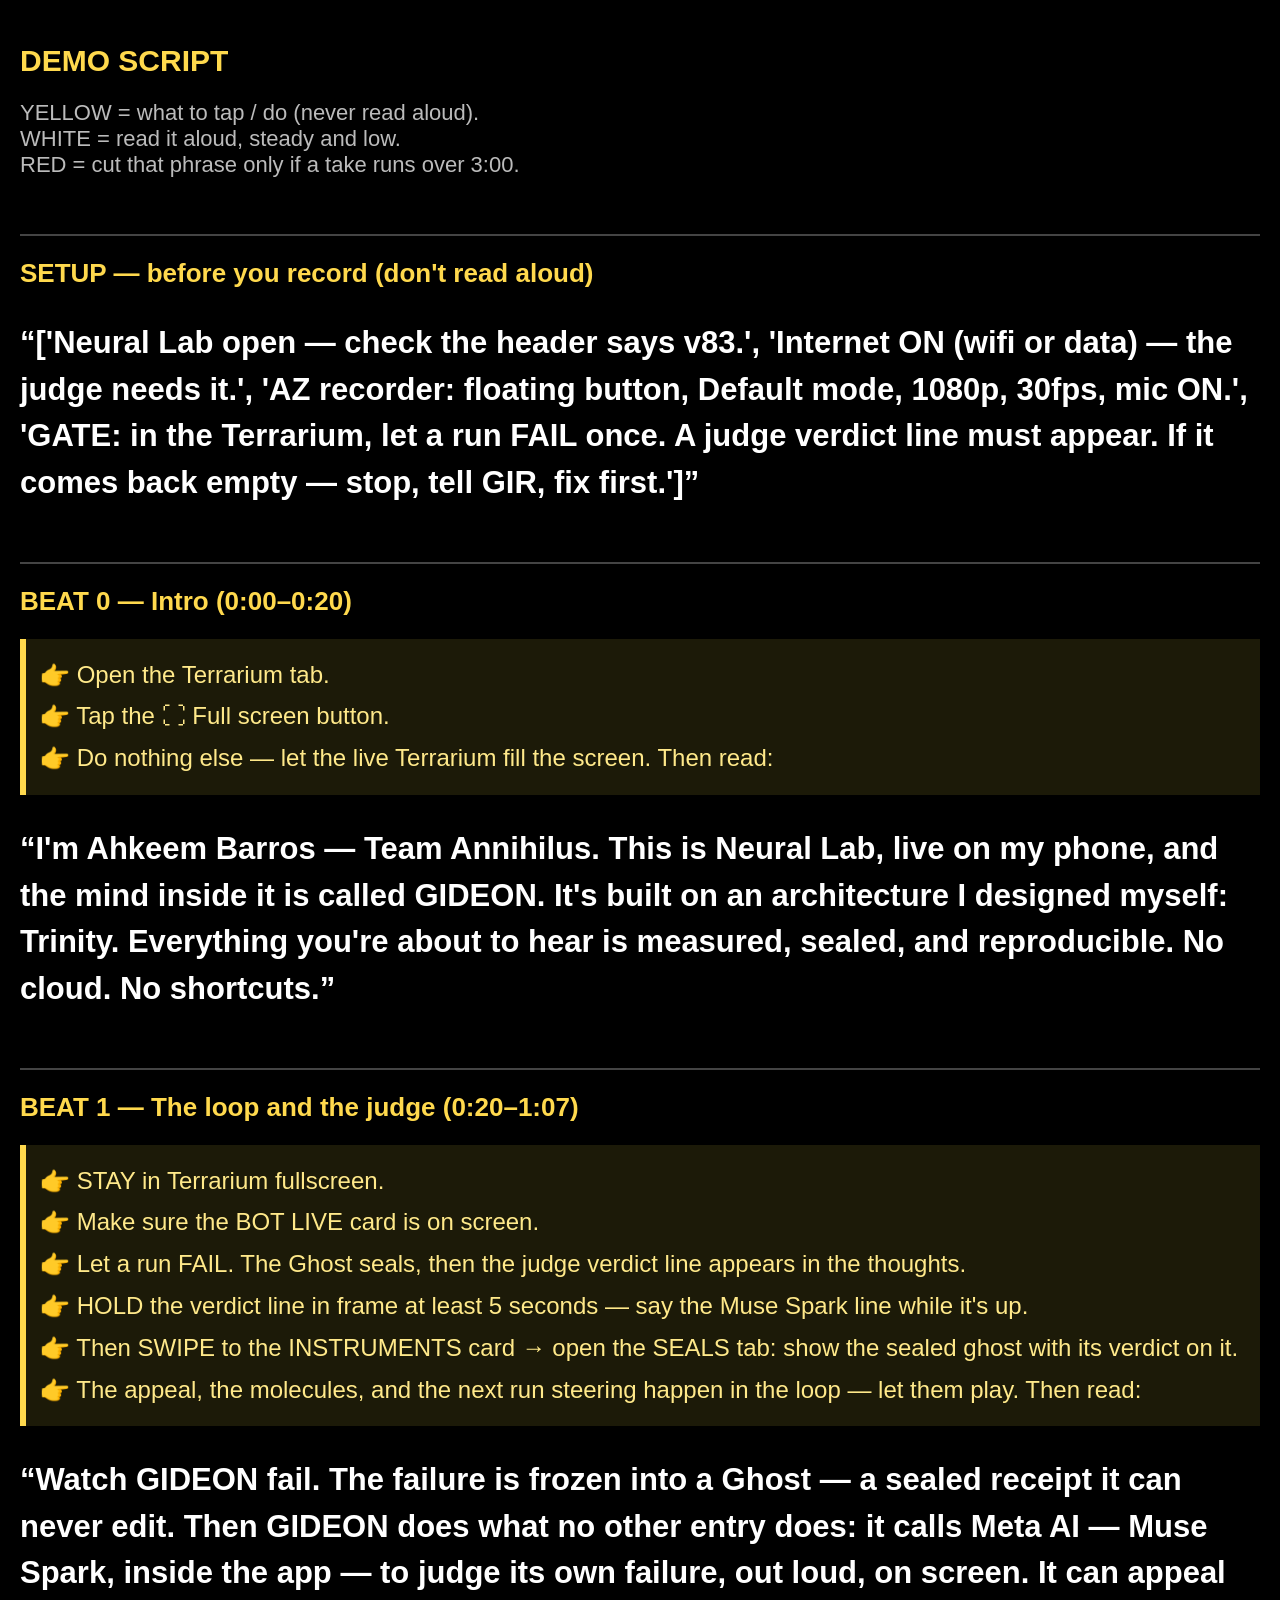
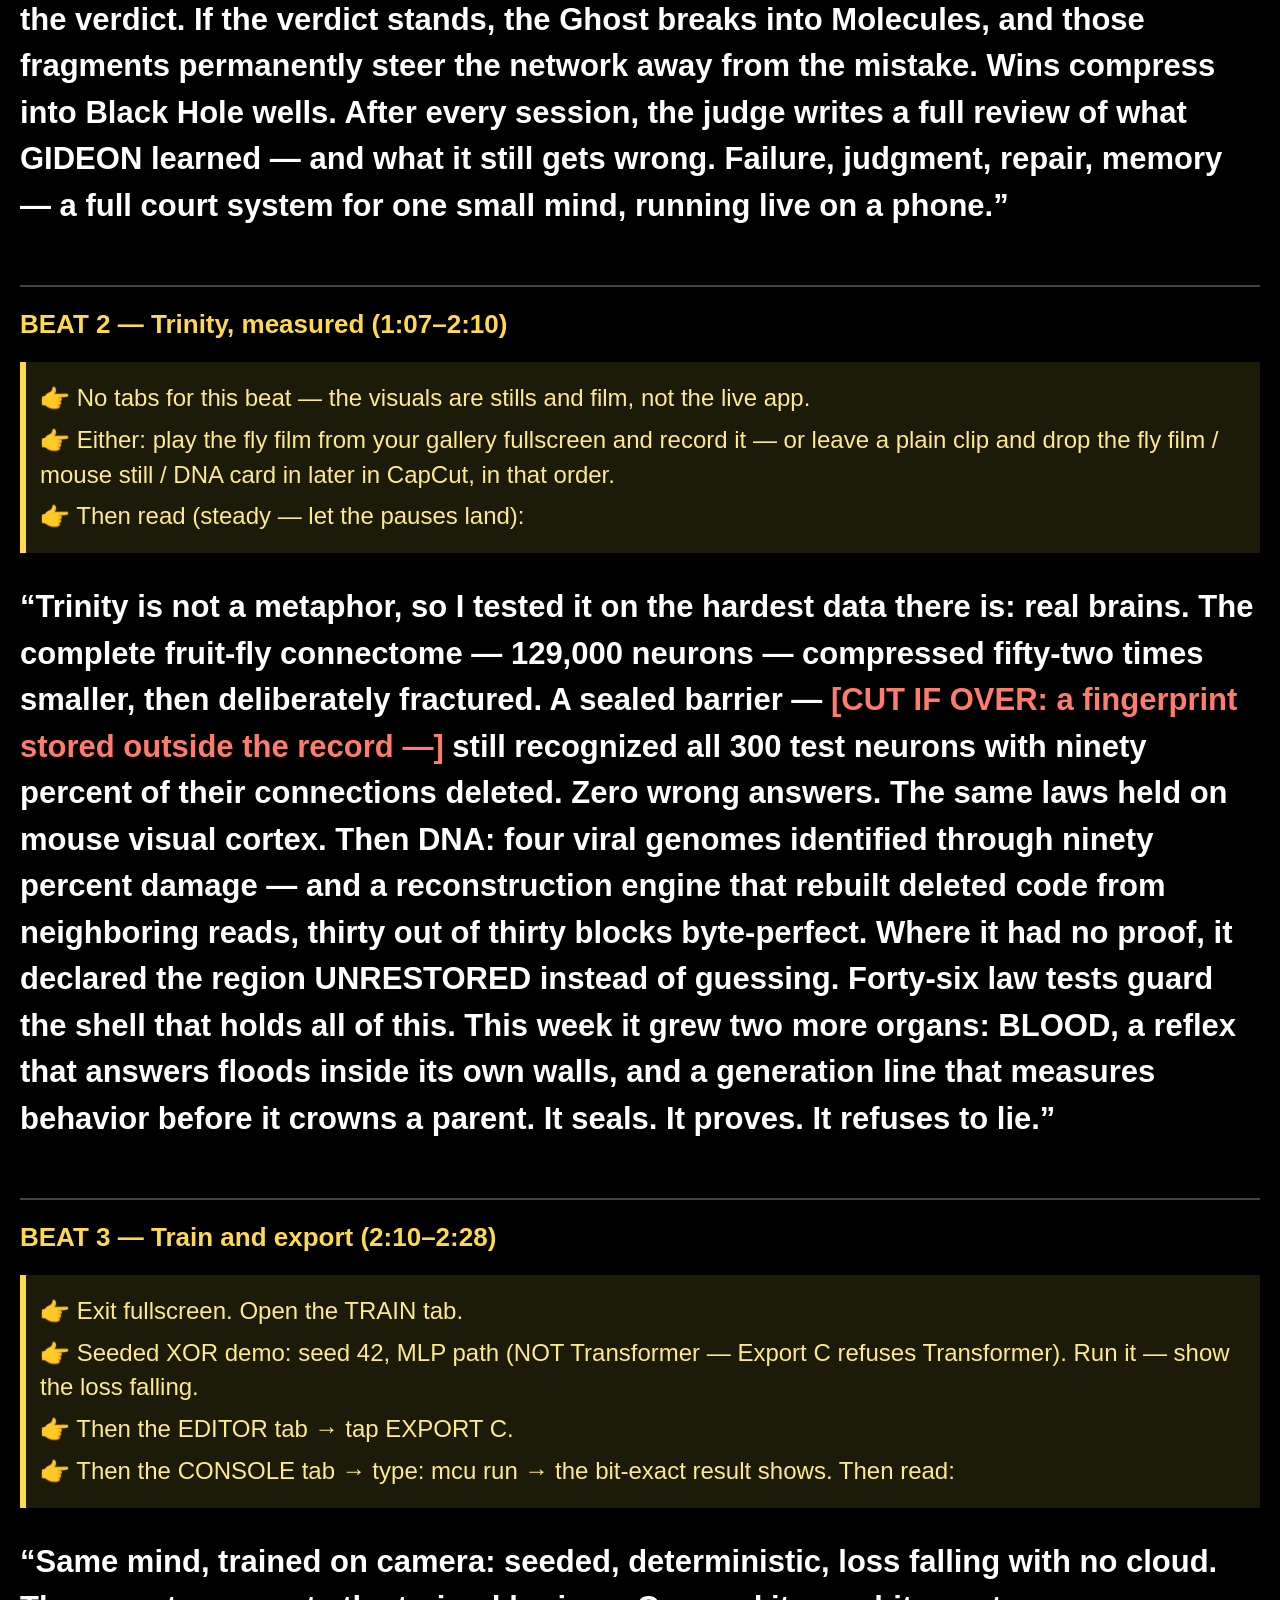
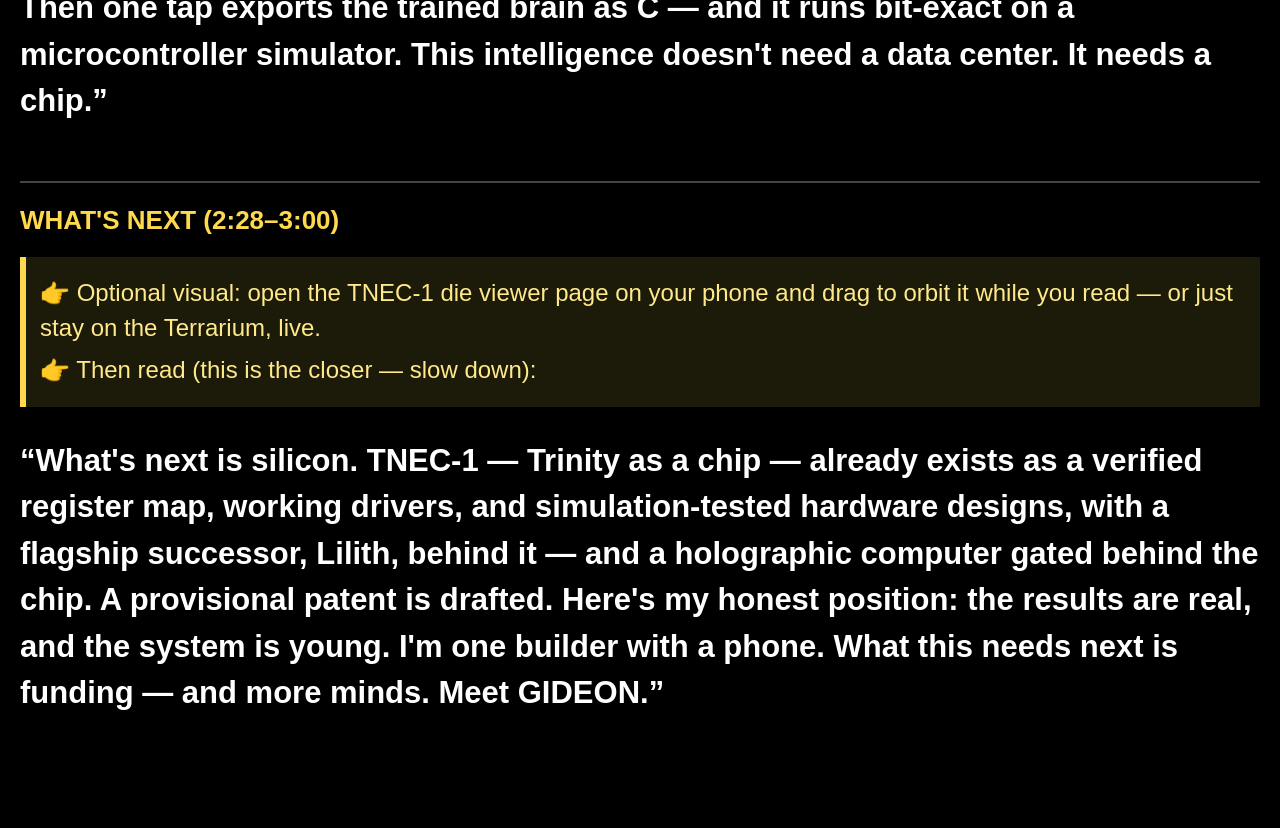
<file: demo-script-switch-v2.html>
<!DOCTYPE html><html><head><meta charset="utf-8"><meta name="viewport" content="width=device-width, initial-scale=1"><title>Demo script — read the white, do the yellow</title><style>body{background:#000;color:#fff;font-family:sans-serif;margin:0;padding:24px 20px 80px;}h1{font-size:30px;color:#ffd94d;} h2{font-size:26px;color:#ffd94d;margin-top:56px;border-top:2px solid #444;padding-top:22px;}.say{font-size:31px;line-height:1.5;font-weight:bold;}.do{font-size:24px;line-height:1.45;color:#ffe98a;background:#1c1a08;border-left:6px solid #ffd94d;padding:12px 14px;margin:14px 0;}.do div{margin:7px 0;} .cut{color:#ff7b6b;} .top{font-size:22px;color:#bbb;}</style></head><body><h1>DEMO SCRIPT</h1><p class=top>YELLOW = what to tap / do (never read aloud).<br>WHITE = read it aloud, steady and low.<br>RED = cut that phrase only if a take runs over 3:00.</p><h2>SETUP — before you record (don't read aloud)</h2><p class=say>&ldquo;['Neural Lab open — check the header says v83.', 'Internet ON (wifi or data) — the judge needs it.', 'AZ recorder: floating button, Default mode, 1080p, 30fps, mic ON.', 'GATE: in the Terrarium, let a run FAIL once. A judge verdict line must appear. If it comes back empty — stop, tell GIR, fix first.']&rdquo;</p><h2>BEAT 0 — Intro (0:00–0:20)</h2><div class=do><div>👉 Open the Terrarium tab.</div><div>👉 Tap the ⛶ Full screen button.</div><div>👉 Do nothing else — let the live Terrarium fill the screen. Then read:</div></div><p class=say>&ldquo;I'm Ahkeem Barros — Team Annihilus. This is Neural Lab, live on my phone, and the mind inside it is called GIDEON. It's built on an architecture I designed myself: Trinity. Everything you're about to hear is measured, sealed, and reproducible. No cloud. No shortcuts.&rdquo;</p><h2>BEAT 1 — The loop and the judge (0:20–1:07)</h2><div class=do><div>👉 STAY in Terrarium fullscreen.</div><div>👉 Make sure the BOT LIVE card is on screen.</div><div>👉 Let a run FAIL. The Ghost seals, then the judge verdict line appears in the thoughts.</div><div>👉 HOLD the verdict line in frame at least 5 seconds — say the Muse Spark line while it's up.</div><div>👉 Then SWIPE to the INSTRUMENTS card → open the SEALS tab: show the sealed ghost with its verdict on it.</div><div>👉 The appeal, the molecules, and the next run steering happen in the loop — let them play. Then read:</div></div><p class=say>&ldquo;Watch GIDEON fail. The failure is frozen into a Ghost — a sealed receipt it can never edit. Then GIDEON does what no other entry does: it calls Meta AI — Muse Spark, inside the app — to judge its own failure, out loud, on screen. It can appeal the verdict. If the verdict stands, the Ghost breaks into Molecules, and those fragments permanently steer the network away from the mistake. Wins compress into Black Hole wells. After every session, the judge writes a full review of what GIDEON learned — and what it still gets wrong. Failure, judgment, repair, memory — a full court system for one small mind, running live on a phone.&rdquo;</p><h2>BEAT 2 — Trinity, measured (1:07–2:10)</h2><div class=do><div>👉 No tabs for this beat — the visuals are stills and film, not the live app.</div><div>👉 Either: play the fly film from your gallery fullscreen and record it — or leave a plain clip and drop the fly film / mouse still / DNA card in later in CapCut, in that order.</div><div>👉 Then read (steady — let the pauses land):</div></div><p class=say>&ldquo;Trinity is not a metaphor, so I tested it on the hardest data there is: real brains. The complete fruit-fly connectome — 129,000 neurons — compressed fifty-two times smaller, then deliberately fractured. A sealed barrier — <span class=cut>[CUT IF OVER: a fingerprint stored outside the record —]</span> still recognized all 300 test neurons with ninety percent of their connections deleted. Zero wrong answers. The same laws held on mouse visual cortex. Then DNA: four viral genomes identified through ninety percent damage — and a reconstruction engine that rebuilt deleted code from neighboring reads, thirty out of thirty blocks byte-perfect. Where it had no proof, it declared the region UNRESTORED instead of guessing. Forty-six law tests guard the shell that holds all of this. This week it grew two more organs: BLOOD, a reflex that answers floods inside its own walls, and a generation line that measures behavior before it crowns a parent. It seals. It proves. It refuses to lie.&rdquo;</p><h2>BEAT 3 — Train and export (2:10–2:28)</h2><div class=do><div>👉 Exit fullscreen. Open the TRAIN tab.</div><div>👉 Seeded XOR demo: seed 42, MLP path (NOT Transformer — Export C refuses Transformer). Run it — show the loss falling.</div><div>👉 Then the EDITOR tab → tap EXPORT C.</div><div>👉 Then the CONSOLE tab → type:  mcu run  → the bit-exact result shows. Then read:</div></div><p class=say>&ldquo;Same mind, trained on camera: seeded, deterministic, loss falling with no cloud. Then one tap exports the trained brain as C — and it runs bit-exact on a microcontroller simulator. This intelligence doesn't need a data center. It needs a chip.&rdquo;</p><h2>WHAT'S NEXT (2:28–3:00)</h2><div class=do><div>👉 Optional visual: open the TNEC-1 die viewer page on your phone and drag to orbit it while you read — or just stay on the Terrarium, live.</div><div>👉 Then read (this is the closer — slow down):</div></div><p class=say>&ldquo;What's next is silicon. TNEC-1 — Trinity as a chip — already exists as a verified register map, working drivers, and simulation-tested hardware designs, with a flagship successor, Lilith, behind it — and a holographic computer gated behind the chip. A provisional patent is drafted. Here's my honest position: the results are real, and the system is young. I'm one builder with a phone. What this needs next is funding — and more minds. Meet GIDEON.&rdquo;</p></body></html>
</file>
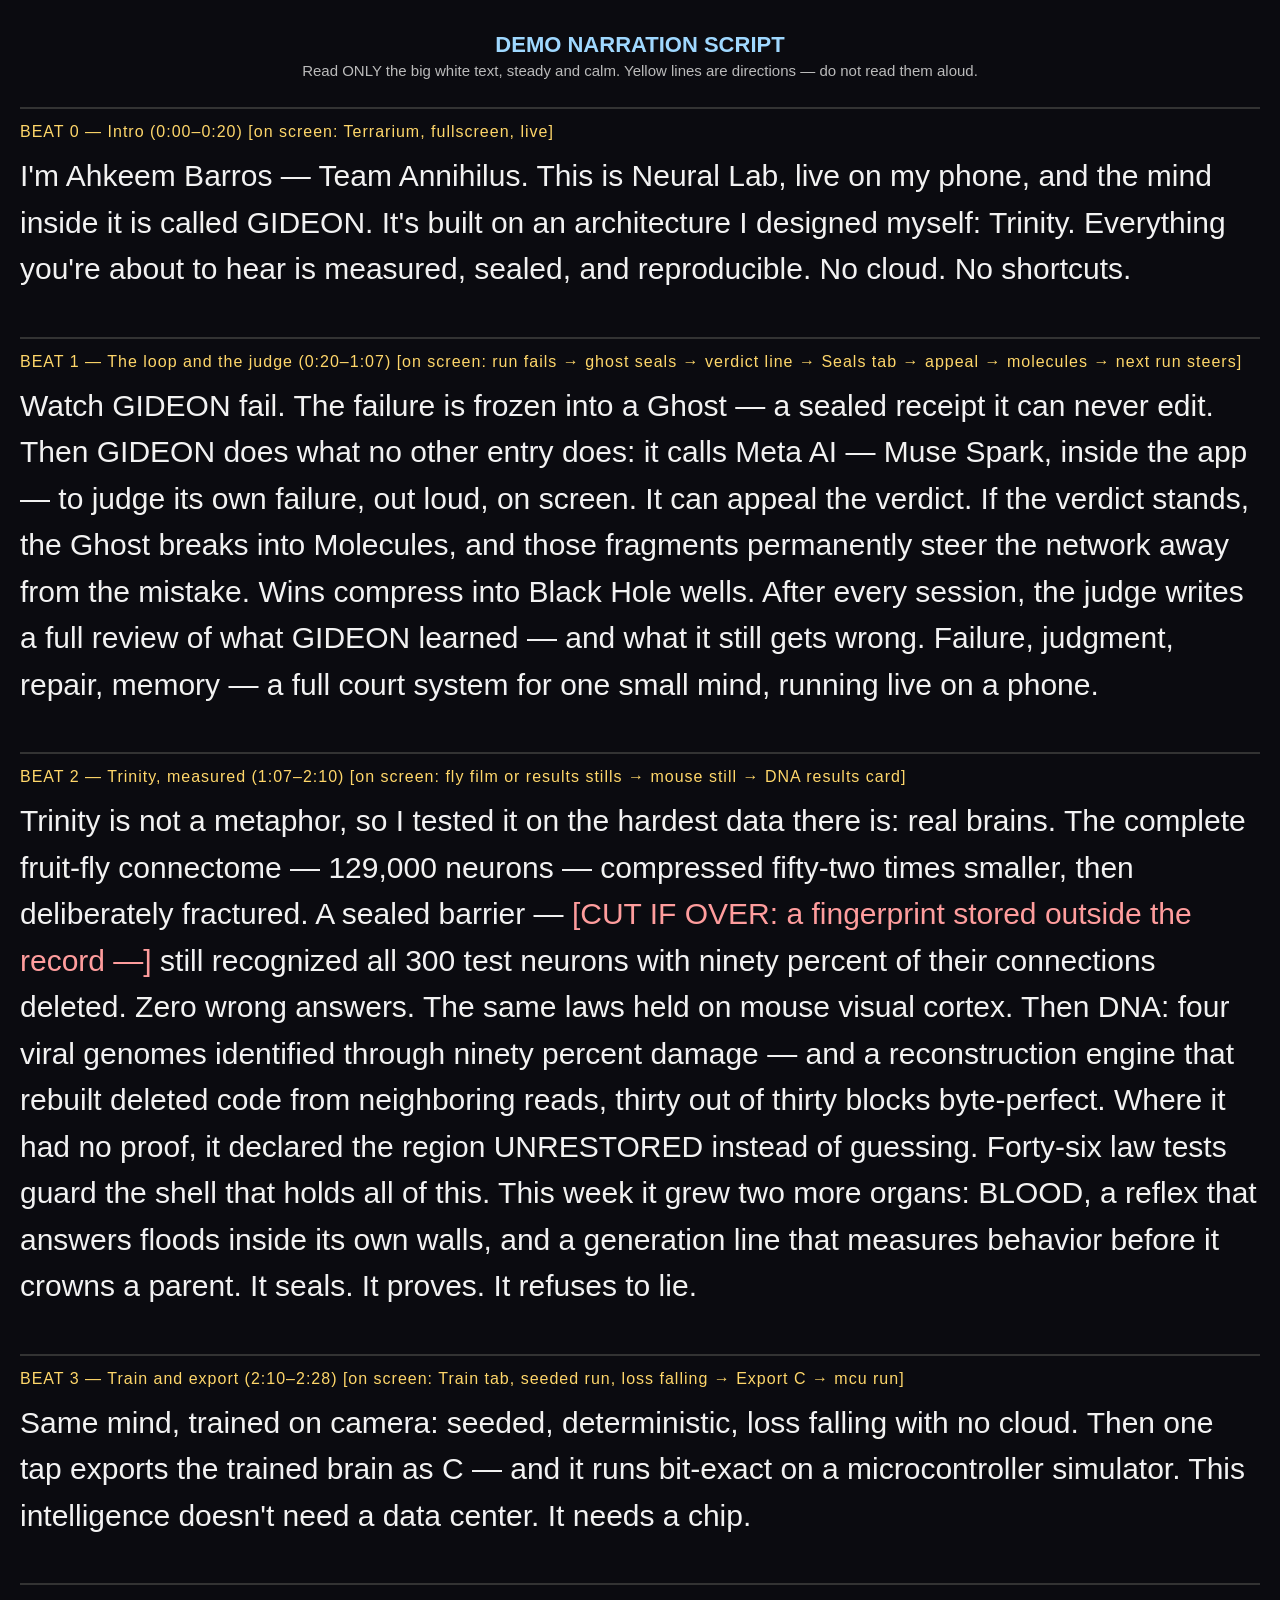
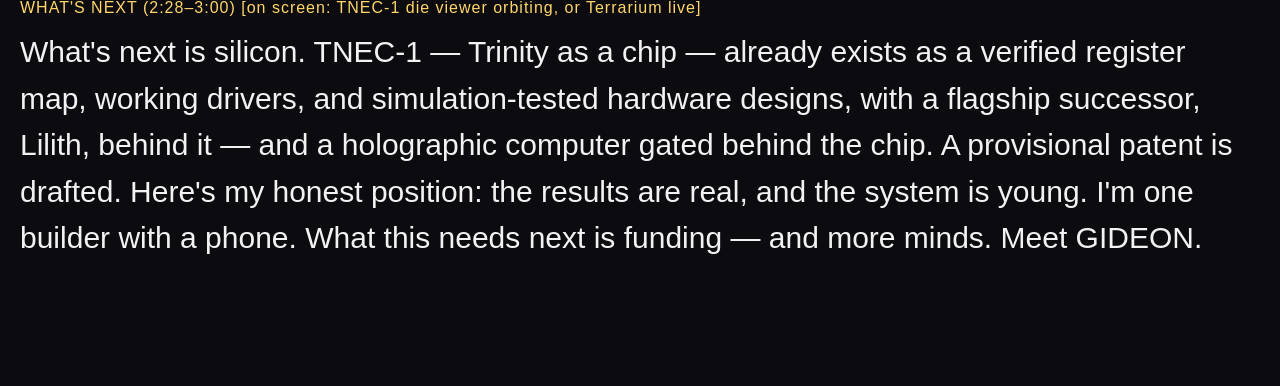
<file: demo-script-switch.html>
<!DOCTYPE html><html><head><meta charset="utf-8">
<meta name="viewport" content="width=device-width, initial-scale=1">
<title>Demo Narration Script — Team Annihilus</title>
<style>
body{background:#0b0b10;color:#f2f2f2;font-family:Arial,Helvetica,sans-serif;margin:0;padding:24px 20px 80px;}
h1{font-size:22px;color:#9fd8ff;text-align:center;margin:8px 0 4px;}
.sub{text-align:center;color:#bbb;font-size:15px;margin-bottom:28px;}
.beat{margin-bottom:44px;border-top:2px solid #333;padding-top:14px;}
.btitle{font-size:16px;color:#ffd76a;letter-spacing:1px;margin-bottom:12px;}
.spoken{font-size:30px;line-height:1.55;}
.cut{color:#ff9d9d;}
</style></head><body>
<h1>DEMO NARRATION SCRIPT</h1>
<div class="sub">Read ONLY the big white text, steady and calm. Yellow lines are directions — do not read them aloud.</div>
<div class="beat"><div class="btitle">BEAT 0 — Intro (0:00–0:20) [on screen: Terrarium, fullscreen, live]</div><div class="spoken">I&#x27;m Ahkeem Barros — Team Annihilus. This is Neural Lab, live on my phone, and the mind inside it is called GIDEON. It&#x27;s built on an architecture I designed myself: Trinity. Everything you&#x27;re about to hear is measured, sealed, and reproducible. No cloud. No shortcuts.</div></div>
<div class="beat"><div class="btitle">BEAT 1 — The loop and the judge (0:20–1:07) [on screen: run fails → ghost seals → verdict line → Seals tab → appeal → molecules → next run steers]</div><div class="spoken">Watch GIDEON fail. The failure is frozen into a Ghost — a sealed receipt it can never edit. Then GIDEON does what no other entry does: it calls Meta AI — Muse Spark, inside the app — to judge its own failure, out loud, on screen. It can appeal the verdict. If the verdict stands, the Ghost breaks into Molecules, and those fragments permanently steer the network away from the mistake. Wins compress into Black Hole wells. After every session, the judge writes a full review of what GIDEON learned — and what it still gets wrong. Failure, judgment, repair, memory — a full court system for one small mind, running live on a phone.</div></div>
<div class="beat"><div class="btitle">BEAT 2 — Trinity, measured (1:07–2:10) [on screen: fly film or results stills → mouse still → DNA results card]</div><div class="spoken">Trinity is not a metaphor, so I tested it on the hardest data there is: real brains. The complete fruit-fly connectome — 129,000 neurons — compressed fifty-two times smaller, then deliberately fractured. A sealed barrier — <span class="cut">[CUT IF OVER: a fingerprint stored outside the record —]</span> still recognized all 300 test neurons with ninety percent of their connections deleted. Zero wrong answers. The same laws held on mouse visual cortex. Then DNA: four viral genomes identified through ninety percent damage — and a reconstruction engine that rebuilt deleted code from neighboring reads, thirty out of thirty blocks byte-perfect. Where it had no proof, it declared the region UNRESTORED instead of guessing. Forty-six law tests guard the shell that holds all of this. This week it grew two more organs: BLOOD, a reflex that answers floods inside its own walls, and a generation line that measures behavior before it crowns a parent. It seals. It proves. It refuses to lie.</div></div>
<div class="beat"><div class="btitle">BEAT 3 — Train and export (2:10–2:28) [on screen: Train tab, seeded run, loss falling → Export C → mcu run]</div><div class="spoken">Same mind, trained on camera: seeded, deterministic, loss falling with no cloud. Then one tap exports the trained brain as C — and it runs bit-exact on a microcontroller simulator. This intelligence doesn&#x27;t need a data center. It needs a chip.</div></div>
<div class="beat"><div class="btitle">WHAT&#x27;S NEXT (2:28–3:00) [on screen: TNEC-1 die viewer orbiting, or Terrarium live]</div><div class="spoken">What&#x27;s next is silicon. TNEC-1 — Trinity as a chip — already exists as a verified register map, working drivers, and simulation-tested hardware designs, with a flagship successor, Lilith, behind it — and a holographic computer gated behind the chip. A provisional patent is drafted. Here&#x27;s my honest position: the results are real, and the system is young. I&#x27;m one builder with a phone. What this needs next is funding — and more minds. Meet GIDEON.</div></div>
</body></html>
</file>
<file: www/styles.css>
/* Neural Lab v3 — Photoshop-style dark theme */
:root{
  --bg:#1b1b20; --bg2:#232329; --bg3:#2b2b33; --line:#3a3a44;
  --txt:#d8d8e0; --dim:#9a9aa8; --acc:#7c5cff; --acc2:#40e0ff;
  --good:#4ade80; --bad:#ff6b6b; --warn:#fbbf24;
}
*{box-sizing:border-box; -webkit-tap-highlight-color:transparent;}
html,body{height:100%;}
/* v7: the document must never be wider than the screen. overflow-x:hidden on
   the root clips off-canvas elements (e.g. the translated #props drawer)
   instead of letting them widen the page and shift the whole UI left. */
html,body{max-width:100%; overflow-x:hidden;}
canvas{max-width:100%;}
body{
  margin:0; background:var(--bg); color:var(--txt);
  font:14px/1.45 -apple-system,"Segoe UI",Roboto,sans-serif;
  display:flex; flex-direction:column; overflow:hidden;
  user-select:none;
}
/* ── menu bar ── */
#menubar{display:flex; align-items:center; gap:10px; background:var(--bg2);
  border-bottom:1px solid var(--line); padding:0 10px; height:44px; flex:0 0 auto;}
.brand{font-weight:700; font-size:15px;}
.brand .ver{font-size:11px; color:var(--dim); font-weight:400;}
.menus{display:flex; gap:2px;}
.menu{position:relative;}
.menubtn{background:none; border:none; color:var(--txt); padding:8px 10px; font-size:14px; border-radius:6px;}
.menubtn:active{background:var(--bg3);}
.dropdown{display:none; position:absolute; top:100%; left:0; z-index:50; min-width:230px;
  background:var(--bg3); border:1px solid var(--line); border-radius:8px; padding:6px;
  box-shadow:0 8px 24px rgba(0,0,0,.5);}
.menu.open .dropdown{display:block;}
.dropdown button{display:block; width:100%; text-align:left; background:none; border:none;
  color:var(--txt); padding:9px 10px; border-radius:6px; font-size:14px;}
.dropdown button:active{background:var(--acc);}
.menuspacer{flex:1;}
.netstate{font-size:12px; color:var(--dim);}
/* ── main row ── */
#main{flex:1; display:flex; min-height:0; min-width:0; max-width:100%;}
#toolrail{flex:0 0 64px; background:var(--bg2); border-right:1px solid var(--line);
  display:flex; flex-direction:column; padding:8px 0; gap:4px;}
.tool{background:none; border:none; color:var(--dim); font-size:20px; padding:8px 0;
  display:flex; flex-direction:column; align-items:center; gap:2px; border-radius:8px; margin:0 6px;}
.tool span{font-size:10px;}
.tool.active{color:#fff; background:var(--bg3); box-shadow:inset 2px 0 0 var(--acc);}
/* ── workspace ── */
#workspace{flex:1; display:flex; flex-direction:column; min-width:0; background:var(--bg);}
#tabbar{display:flex; background:var(--bg2); border-bottom:1px solid var(--line); flex:0 0 auto; overflow-x:auto; max-width:100%; min-width:0;}
.tab{background:none; border:none; color:var(--dim); padding:10px 16px; font-size:13px; border-bottom:2px solid transparent;}
.tab.active{color:#fff; border-bottom-color:var(--acc);}
#panels{flex:1; overflow:auto; padding:12px; min-height:0; min-width:0; max-width:100%;}
.panel{display:none;}
.panel.active{display:block;}
/* ── cards ── */
.card{background:var(--bg2); border:1px solid var(--line); border-radius:10px; padding:12px; margin-bottom:12px; max-width:100%; min-width:0;}
.card h3{margin:0 0 10px; font-size:13px; text-transform:uppercase; letter-spacing:.06em; color:var(--dim);}
.card.wide{max-width:900px;}
.card.fill{height:100%; display:flex; flex-direction:column;}
.row{display:flex; gap:8px; align-items:center; margin-bottom:10px; flex-wrap:wrap;}
.field{margin-bottom:10px;}
.field label{display:block; font-size:12px; color:var(--dim); margin-bottom:4px;}
input[type=text],input[type=number],select,textarea{
  background:var(--bg); color:var(--txt); border:1px solid var(--line); border-radius:8px;
  padding:9px 10px; font-size:14px; width:100%;
}
input[type=range]{width:100%;}
button{background:var(--bg3); color:var(--txt); border:1px solid var(--line); border-radius:8px;
  padding:9px 14px; font-size:14px;}
button:active{filter:brightness(1.25);}
button.primary{background:linear-gradient(135deg,var(--acc),#5b3df5); border:none; color:#fff; font-weight:600;}
button.ghost{background:transparent;}
button:disabled{opacity:.4;}
select:disabled{opacity:.45;} /* v36: a locked dropdown must LOOK locked, never dead */
.dsinfo{font-size:12px; color:var(--dim); line-height:1.5; overflow-wrap:anywhere;}
/* train grid */
.train-grid{display:grid; grid-template-columns:1fr 1fr; gap:12px; max-width:1100px;}
.train-grid .card{margin-bottom:0;}
.train-grid .wide{grid-column:1/-1;}
#loss-curve{width:100%; height:220px; background:#141419; border:1px solid var(--line); border-radius:8px;}
.metrics{display:flex; gap:18px; margin-top:8px; font-size:13px; color:var(--dim); flex-wrap:wrap;}
.metrics b{color:var(--txt);}
.predout{font-size:15px; font-weight:700; color:var(--acc2);}
#predict-inputs input{width:84px; flex:0 0 auto;}
/* ── editor ── */
.ed-grid{display:grid; grid-template-columns:220px 1fr; gap:12px; height:100%; min-height:420px;}
.ed-grid .card{margin-bottom:0;}
#filelist{list-style:none; margin:0; padding:0; max-height:46vh; overflow:auto;}
#filelist li{padding:8px 10px; border-radius:6px; font-size:13px; color:var(--dim);
  white-space:nowrap; overflow:hidden; text-overflow:ellipsis;}
#filelist li.active{background:var(--bg3); color:#fff;}
.ed-main{display:flex; flex-direction:column;}
.ed-head{display:flex; justify-content:space-between; align-items:center; margin-bottom:8px;}
.ed-head h3{margin:0; text-transform:none; letter-spacing:0; font-size:14px; color:var(--txt);}
.ed-wrap{position:relative; flex:1; min-height:300px; background:#141419;
  border:1px solid var(--line); border-radius:8px; overflow:hidden;}
#ed-hl,#ed-text{
  position:absolute; inset:0; margin:0; padding:10px; border:none;
  font:13px/1.55 "Roboto Mono",Menlo,Consolas,monospace; white-space:pre;
  overflow:auto; tab-size:2;
}
#ed-hl{background:transparent; color:var(--txt); pointer-events:none; user-select:none;}
#ed-text{background:transparent; color:transparent; caret-color:#fff; resize:none;
  user-select:text; -webkit-user-select:text;}
#ed-text::selection{background:rgba(124,92,255,.35);}
/* ── spiking tab: launcher card opens the editor as its own full-screen window ── */
#spike-pyinfo{margin-bottom:8px;}
.spike-open{display:block; width:100%; text-align:left; background:#141419;
  border:1px solid var(--line); border-radius:8px; padding:10px 12px; margin:0 0 10px;
  cursor:pointer;}
.spike-open:active{border-color:var(--acc);}
.spike-open-title{display:block; font-weight:600; font-size:14px; color:var(--txt); margin-bottom:6px;}
.spike-preview{display:block; margin:0; font:12px/1.5 "Roboto Mono",Menlo,Consolas,monospace;
  color:var(--dim); white-space:pre; overflow:hidden; max-height:118px;}
.spike-open-hint{display:block; margin-top:6px; font-size:12px; color:var(--acc2);}
/* editor window: fixed full-screen overlay above the app chrome */
#spike-editor{position:fixed; inset:0; z-index:300; background:var(--bg);
  display:flex; flex-direction:column; width:100%; max-width:100vw; overflow-x:hidden;}
#spike-editor[hidden]{display:none;}
.spike-ed-bar{display:flex; align-items:center; gap:10px; padding:8px 10px;
  background:var(--bg2); border-bottom:1px solid var(--line); flex:0 0 auto;}
.spike-ed-bar.bottom{border-bottom:none; border-top:1px solid var(--line);}
.spike-ed-title{flex:1; font-weight:700; font-size:15px; text-align:center;}
.spike-ed-note{flex:1; font-size:12px; color:var(--dim);}
#spike-editor #spike-text{flex:1; width:100%; min-height:0; border:none; border-radius:0;
  margin:0; padding:12px; background:#141419; color:var(--txt); caret-color:#fff;
  font:14px/1.6 "Roboto Mono",Menlo,Consolas,monospace; white-space:pre;
  overflow:auto; tab-size:2; resize:none; user-select:text; -webkit-user-select:text;}
#spike-text::selection{background:rgba(124,92,255,.35);}
.tok-k{color:#c792ea;} .tok-s{color:#9ece6a;} .tok-c{color:#5c5c6a; font-style:italic;}
.tok-n{color:#ff9e64;} .tok-f{color:#7dcfff;}
/* ── github ── */
.gh-path{font-size:12px; color:var(--dim); margin:6px 0;}
.ghlist{list-style:none; margin:0; padding:0; max-height:50vh; overflow:auto;}
.ghlist li{display:flex; align-items:center; gap:10px; padding:9px 8px; border-bottom:1px solid var(--line); font-size:13px;}
.ghlist li .nm{flex:1; min-width:0; overflow:hidden; text-overflow:ellipsis; white-space:nowrap;}
.ghlist li button{padding:6px 10px; font-size:12px;}
/* ── console ── */
.console-out{flex:1; min-height:300px; min-width:0; max-width:100%; background:#141419; border:1px solid var(--line);
  border-radius:8px; padding:10px; overflow-x:hidden; overflow-y:auto; white-space:pre-wrap;
  overflow-wrap:anywhere; word-break:break-word; font:12px/1.6 Menlo,Consolas,monospace;
  user-select:text; -webkit-user-select:text;}
/* console lines are child divs: wrap long unbroken output so it can never widen the page */
.console-out div{white-space:pre-wrap; overflow-wrap:anywhere; word-break:break-word;}
.console-out .t-dim{color:var(--dim);} .console-out .t-ok{color:var(--good);}
.console-out .t-err{color:var(--bad);} .console-out .t-warn{color:var(--warn);}
/* ── brain ── */
#brain-canvas{width:100%; height:460px; background:#0d0d12; border:1px solid var(--line);
  border-radius:8px; cursor:crosshair; touch-action:manipulation;}
.brain-ctrl{display:flex; gap:10px; align-items:center; margin-bottom:10px; flex-wrap:wrap;}
.brain-ctrl .mini{font-size:12px; color:var(--dim); display:flex; gap:6px; align-items:center;}
.brain-ctrl input[type=range]{width:110px;}
.brain-ctrl input[type=checkbox]{width:18px; height:18px; accent-color:var(--acc);}
.brain-ctrl select{flex:1; width:auto; min-width:0;}
/* v28: attention heatmap — horizontal scroll keeps wide matrices phone-width safe */
.attn-scroll{overflow-x:auto; -webkit-overflow-scrolling:touch; border:1px solid var(--line); border-radius:8px; background:#0d0d12;}
.attn-scroll canvas{display:block; touch-action:manipulation;}
/* ── dev toggles ── */
.toggle{display:flex; gap:10px; align-items:flex-start; padding:12px 4px; border-bottom:1px solid var(--line); font-size:14px;}
.toggle input{width:22px; height:22px; margin:0; flex:0 0 auto; accent-color:var(--acc);}
.toggle em{display:block; font-style:normal; font-size:12px; color:var(--dim);}
/* ── properties ── */
#props{flex:0 0 210px; background:var(--bg2); border-left:1px solid var(--line);
  padding:12px; overflow:auto; font-size:12px;}
#props h3{margin:0 0 10px; font-size:12px; text-transform:uppercase; letter-spacing:.06em; color:var(--dim);}
#props .prow{margin-bottom:8px; color:var(--dim);}
#props .prow b{color:var(--txt); display:block;}
/* ── status bar ── */
#statusbar{flex:0 0 auto; display:flex; gap:14px; align-items:center; background:var(--bg2);
  border-top:1px solid var(--line); padding:6px 12px; font-size:12px; color:var(--dim); overflow-x:auto;}
#statusbar .sp{flex:1;}
#st-ready{color:var(--good);}
#fps-overlay{position:fixed; top:52px; right:12px; z-index:99; background:rgba(0,0,0,.7);
  color:var(--good); font:12px Menlo,monospace; padding:6px 10px; border-radius:8px;
  border:1px solid var(--line); pointer-events:none;}
@media (max-width:900px){
  #props{display:none;}
  .train-grid{grid-template-columns:1fr;}
  .ed-grid{grid-template-columns:1fr;}
}

/* ── notes (Obsidian-style vault) ── */
.notes-grid{display:grid; grid-template-columns:240px 1fr; gap:12px;}
.notes-grid>*{min-width:0;}
.notes-side{min-width:0;}
#note-list{list-style:none; margin:0 0 6px; padding:0; max-height:38vh; overflow:auto;}
#note-list li{padding:10px 12px; border-radius:8px; font-size:13px; color:var(--dim);
  border:1px solid transparent; white-space:nowrap; overflow:hidden; text-overflow:ellipsis;}
#note-list li.active{background:var(--bg3); color:#fff; border-color:var(--line);}
.tags-h{font-size:11px; text-transform:uppercase; letter-spacing:.06em; color:var(--dim); margin:10px 0 6px;}
#tag-pane{display:flex; flex-wrap:wrap; gap:6px;}
.tagchip{background:var(--bg3); border:1px solid var(--line); color:var(--dim);
  border-radius:20px; padding:8px 14px; font-size:12px; min-height:40px;}
.tagchip.active{background:var(--acc); color:#fff; border-color:transparent;}
.notes-main{min-width:0;}
.flexsp{flex:1;}
.seg{display:flex; background:var(--bg); border:1px solid var(--line); border-radius:8px; overflow:hidden;}
.seg button{border:none; background:none; border-radius:0; flex:1; min-height:44px; padding:8px 14px;}
/* QuantumVM tab: guaranteed 48px touch targets */
#panel-q button{min-height:48px;}
#panel-q select, #panel-q input[type=number]{min-height:48px; font-size:15px;}
.seg button.active{background:var(--acc); color:#fff;}
#note-title{margin-bottom:8px; font-weight:600;}
#note-body{width:100%; min-height:320px; background:#141419; border:1px solid var(--line);
  border-radius:8px; color:var(--txt); padding:10px; font:13px/1.6 Menlo,Consolas,monospace;
  resize:vertical; user-select:text; -webkit-user-select:text;}
.md-preview{background:#141419; border:1px solid var(--line); border-radius:8px; padding:14px;
  min-height:320px; font-size:14px; line-height:1.65; user-select:text; -webkit-user-select:text;
  overflow-wrap:break-word;}
.md-preview h1,.md-preview h2,.md-preview h3,.md-preview h4{color:#fff; margin:.7em 0 .35em; line-height:1.3;}
.md-preview p{margin:.5em 0;}
.md-preview code{background:var(--bg3); padding:1px 6px; border-radius:4px; font-size:12px;}
.md-preview ul{padding-left:22px; margin:.4em 0;}
.md-preview a.wl{color:var(--acc2); text-decoration:none; border-bottom:1px dotted var(--acc2);}
.md-preview a.wl.missing{color:var(--warn); border-bottom-color:var(--warn);}
.md-preview a.htag{color:var(--acc); text-decoration:none; font-weight:600;}
#ngraph-canvas{width:100%; height:380px; background:#0d0d12; border:1px solid var(--line);
  border-radius:8px; touch-action:manipulation; cursor:pointer;}

/* ── mobile layout (Galaxy A17 5G ≈ 412×915 dp) ── */
#hamburger,#props-toggle{display:none;}
@media (max-width:600px){
  /* hamburger + props toggle appear */
  #hamburger,#props-toggle{display:block; background:none; border:none; color:var(--txt);
    font-size:22px; min-width:48px; min-height:48px; padding:6px 10px; flex:0 0 auto;}
  #menubar{height:auto; min-height:54px; padding:2px 4px; gap:4px;}
  .brand{font-size:14px;}
  .netstate{display:none;}
  /* menus collapse into the hamburger panel */
  #menubar .menus{display:none;}
  #menubar.mopen .menus{display:block; position:fixed; top:58px; left:8px; z-index:200;
    background:var(--bg3); border:1px solid var(--line); border-radius:12px; padding:8px;
    min-width:min(280px,86vw); box-shadow:0 10px 28px rgba(0,0,0,.55);}
  #menubar.mopen .menu{display:block; margin-bottom:2px;}
  #menubar.mopen .menubtn{width:100%; text-align:left; min-height:48px; font-size:15px;}
  #menubar.mopen .dropdown{position:static; box-shadow:none; border:none; border-radius:0;
    background:transparent; padding:0 0 4px 8px; min-width:0;}
  #menubar.mopen .dropdown button{min-height:48px; font-size:15px;}
  /* main becomes a column: workspace on top, tool rail as bottom bar */
  #main{flex-direction:column;}
  #workspace{order:1; flex:1; min-height:0;}
  #toolrail{order:2; flex:0 0 auto; flex-direction:row; justify-content:space-around;
    border-right:none; border-top:1px solid var(--line); padding:4px 2px;
    background:var(--bg2); z-index:60; width:100%; max-width:100%;}
  .tool{margin:0; padding:8px 2px; min-width:0; min-height:56px; font-size:22px;
    flex:1 1 0; border-radius:10px;}
  .tool span{display:none;}
  .tool.active{box-shadow:inset 0 3px 0 var(--acc);}
  /* tab bar scrolls horizontally, active tab stays reachable */
  #tabbar{overflow-x:auto; -webkit-overflow-scrolling:touch; scrollbar-width:none;}
  #tabbar::-webkit-scrollbar{display:none;}
  .tab{flex:0 0 auto; min-height:48px; padding:12px 14px; font-size:14px;}
  /* props becomes a slide-in drawer */
  #props{display:block; position:fixed; top:0; right:0; bottom:0; z-index:150;
    width:min(300px,84vw); flex:none; transform:translateX(105%);
    transition:transform .25s ease; box-shadow:-10px 0 28px rgba(0,0,0,.55);}
  #props.open{transform:none;}
  /* status bar: essentials only */
  #statusbar{gap:10px; font-size:12px; padding:8px 10px;}
  #st-model,#st-epoch,#st-fps{display:none;}
  /* canvases fit the viewport */
  #brain-canvas{height:min(52vh,460px);}
  /* touch targets */
  button{min-height:48px;}
  input[type=text],input[type=number],select,textarea{min-height:48px; font-size:16px;}
  input[type=range]{min-height:48px;}
  .toggle input{width:26px; height:26px;}
  /* panels + cards breathe on small screens */
  #panels{padding:10px;}
  .card{padding:10px;}
  /* notes stack */
  .notes-grid{grid-template-columns:1fr;}
  #note-list{max-height:24vh;}
  #note-body,.md-preview{min-height:240px;}
  #ngraph-canvas{height:300px;}
  .metrics{gap:12px;}
}

/* ── v29 ReverseLab ── */
#re-hex{font-family:monospace; min-height:64px;}
#re-cfg{background:#0d0d12; border:1px solid var(--line); border-radius:8px; touch-action:none;}
#re-listing{font-family:monospace; font-size:13px;}
.re-ins{display:flex; gap:10px; padding:3px 6px; border-bottom:1px solid #1c1c24;}
.re-addr{color:#8a8a96; min-width:86px;}
.re-bytes{color:#c9a86a; min-width:92px;}
.re-text{flex:1;}

/* ── v32: Quantum Nexus Core visualizer ── */
#nexus-view canvas{width:100%; background:#141419; border:1px solid var(--line); border-radius:8px; display:block;}
#nx-think{height:230px;}
#nx-belief{height:120px;}
#nx-live,#nx-frozen{height:150px;}
#nx-evo{height:200px;}
#nexus-view button{min-height:48px;}
#nexus-view input[type=number]{min-height:48px; font-size:15px;}
#nexus-view input[type=range]{min-height:48px;}

/* ══ v67 Terrarium ══ */
#ter-stage{position:relative;width:100%;height:56vh;min-height:340px;border-radius:10px;overflow:hidden;background:#0a0f24;border:1px solid var(--line);margin-top:8px}
#ter-canvas{width:100%;height:100%;display:block;touch-action:none}
#ter-brain-overlay{position:absolute;inset:0;background:rgba(6,6,12,.93);z-index:5}
#ter-brain-canvas{width:100%;height:calc(100% - 44px);display:block}
#ter-brain-close{position:absolute;top:6px;right:6px;min-width:48px;min-height:48px;z-index:6}
#ter-brain-cap{position:absolute;left:8px;right:8px;bottom:4px}
#ter-chip{position:absolute;left:8px;bottom:8px;background:rgba(5,8,16,.55);color:#cfe;padding:4px 8px;border-radius:8px;font-size:11px;pointer-events:none;z-index:4}
.ter-budget{height:8px;background:#22242e;border-radius:4px;overflow:hidden;margin:8px 0 4px}
#ter-budget-bar{height:100%;width:0%;background:linear-gradient(90deg,#40e0ff,#9a6bff);transition:width .6s}
.ter-btns{flex-wrap:wrap}
.ter-btns button{min-height:48px;flex:1 1 22%}
#ter-inst-tabs button{flex:1 1 22%}
.ter-x{float:right;min-height:48px;min-width:48px}
.ter-events{max-height:260px;overflow:auto;font-size:12px;line-height:1.55;padding:4px 2px}
.ter-log{margin-top:6px;font-size:12px;line-height:1.55}
.ter-kinds{display:flex;flex-wrap:wrap;gap:6px;margin:8px 0}
.ter-kinds button{flex:1 1 30%}
.ter-mod-row{display:flex;justify-content:space-between;align-items:center;gap:8px;padding:4px 6px;border-bottom:1px solid var(--line);border-radius:6px}
/* ── Terrarium fullscreen demo view ──
 * One tap (⛶ Full screen in the Terrarium button row) hides the app chrome
 * and puts the whole UI ON the 3D world: HUD below the status bar, buttons
 * floating above the thoughts sheet, thoughts as a translucent bottom sheet
 * over the world — so one screen recording captures bot + verdict in a
 * single frame, fitted to the phone screen with status/nav clearance. */
body.demo-full #menubar,
body.demo-full #toolrail,
body.demo-full #tabbar,
body.demo-full #statusbar{display:none;}
body.demo-full #panels{padding:0;overflow:hidden;}
body.demo-full #panel-terrarium{position:relative;display:flex;flex-direction:column;height:100vh;height:100dvh;margin:0;overflow:hidden;}
body.demo-full #panel-terrarium .card.wide:first-child{position:relative;flex:1 1 auto;min-height:0;max-width:none;margin-bottom:0;display:flex;flex-direction:column;}
body.demo-full #panel-terrarium .card.wide:first-child > h3{display:none;}
body.demo-full #ter-dsinfo{display:none;}
body.demo-full .ter-budget{display:none;}
body.demo-full #ter-stage{height:auto;flex:1 1 auto;min-height:0;}
body.demo-full #ter-chip{display:none;}
body.demo-full #ter-hud{position:absolute;top:44px;top:max(44px,calc(env(safe-area-inset-top, 0px) + 12px));left:8px;right:118px;z-index:6;background:rgba(5,8,16,.55);border-radius:8px;padding:4px 8px;}
body.demo-full #panel-terrarium .row.ter-btns{position:absolute;left:8px;right:8px;bottom:38%;z-index:6;margin-bottom:0;}
body.demo-full #ter-panel-thoughts{position:absolute;left:0;right:0;bottom:0;height:38%;z-index:7;display:flex;flex-direction:column;max-width:none;margin-bottom:0;overflow:hidden;border-radius:12px 12px 0 0;border-bottom:none;background:rgba(5,8,16,.72);}
body.demo-full #ter-panel-inst,body.demo-full #ter-panel-mod{position:absolute;left:0;right:0;bottom:0;height:38%;z-index:7;display:flex;flex-direction:column;max-width:none;margin-bottom:0;overflow:hidden;border-radius:12px 12px 0 0;border-bottom:none;background:rgba(5,8,16,.72);}
body.demo-full #ter-panel-thoughts[hidden],body.demo-full #ter-panel-inst[hidden],body.demo-full #ter-panel-mod[hidden]{display:none;}
body.demo-full #ter-panel-inst .ter-events{max-height:none;flex:1 1 auto;min-height:0;}
body.demo-full #ter-panel-mod #ter-mod-list{flex:1 1 auto;min-height:0;overflow:auto;}
body.demo-full #ter-thoughts-body{flex:1 1 auto;min-height:0;overflow:auto;padding-bottom:48px;}
body.demo-full #ter-btn-thoughts,
body.demo-full #ter-btn-inst,
body.demo-full #ter-btn-mod,
body.demo-full #ter-thoughts-close,
body.demo-full #ter-inst-close,
body.demo-full #ter-mod-close{display:none;}
</file>
